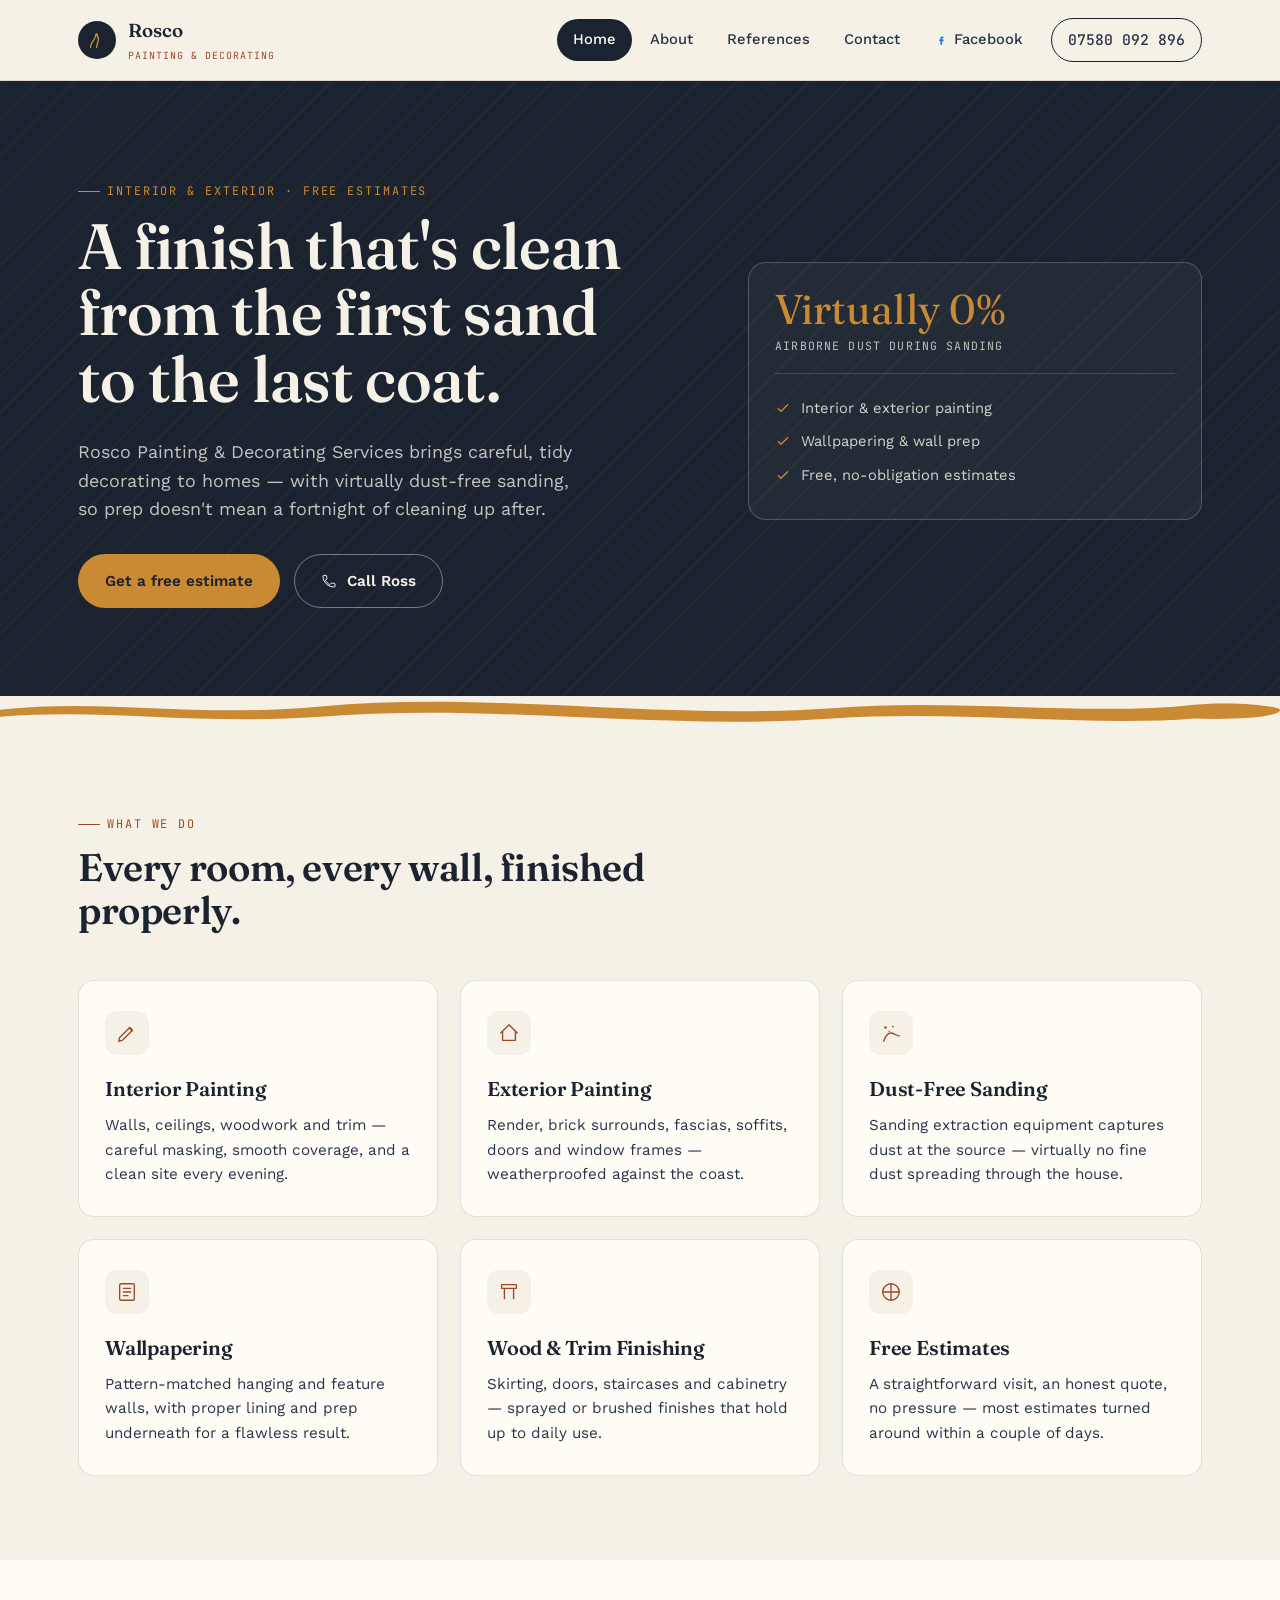
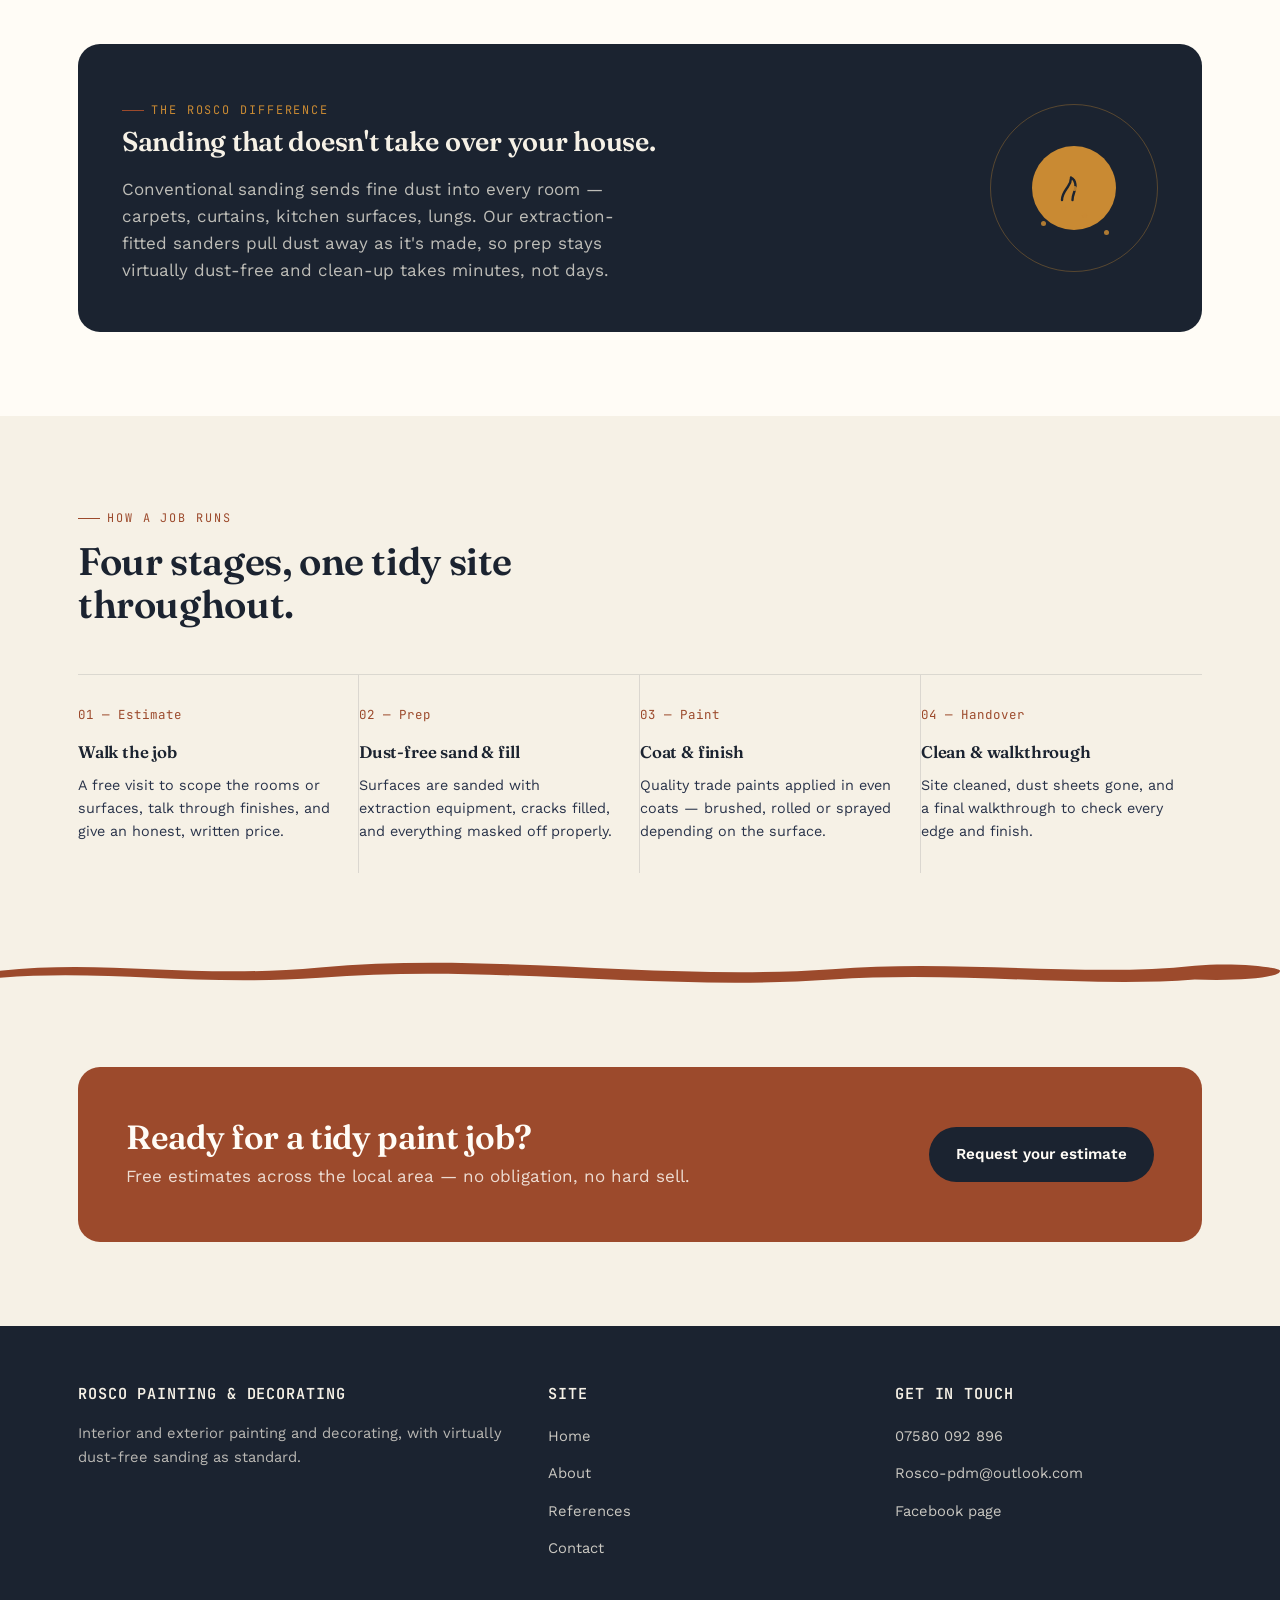
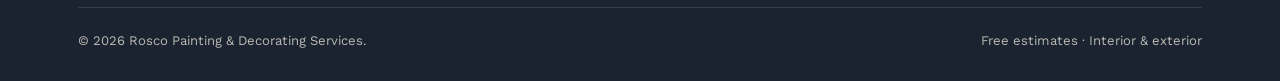
<file: index.html>
<!doctype html>
<html lang="en-GB">
<head>
<meta charset="UTF-8">
<meta name="viewport" content="width=device-width, initial-scale=1.0">
<title>Rosco Painting &amp; Decorating Services — Interior &amp; Exterior, Virtually Dust-Free</title>
<meta name="description" content="Interior and exterior painting and decorating with virtually dust-free sanding. Free estimates. Call Ross on 07580 092 896.">
<meta name="theme-color" content="#1B2330">
<!-- APTO PLACEHOLDER: if Rosco gets a custom domain, replace https://rosco-painting.netlify.app in canonical/og tags, JSON-LD, robots.txt and sitemap.xml -->
<link rel="canonical" href="https://rosco-painting.netlify.app/">
<link rel="icon" href="/favicon.svg" type="image/svg+xml">
<link rel="icon" href="/favicon-32.png" sizes="32x32" type="image/png">
<link rel="apple-touch-icon" href="/apple-touch-icon.png">
<meta property="og:type" content="website">
<meta property="og:locale" content="en_GB">
<meta property="og:site_name" content="Rosco Painting &amp; Decorating Services">
<meta property="og:title" content="Rosco Painting &amp; Decorating Services — Interior &amp; Exterior, Virtually Dust-Free">
<meta property="og:description" content="Rosco Painting &amp; Decorating Services: interior and exterior decorating with virtually dust-free sanding. Free estimates.">
<meta property="og:url" content="https://rosco-painting.netlify.app/">
<meta property="og:image" content="https://rosco-painting.netlify.app/og-image.jpg">
<meta property="og:image:width" content="1200">
<meta property="og:image:height" content="630">
<meta name="twitter:card" content="summary_large_image">
<script type="application/ld+json">
{
  "@context": "https://schema.org",
  "@type": "HousePainter",
  "name": "Rosco Painting & Decorating Services",
  "description": "Interior and exterior painting and decorating with virtually dust-free sanding. Free, no-obligation estimates.",
  "url": "https://rosco-painting.netlify.app/",
  "image": "https://rosco-painting.netlify.app/og-image.jpg",
  "logo": "https://rosco-painting.netlify.app/apple-touch-icon.png",
  "telephone": "+447580092896",
  "email": "Rosco-pdm@outlook.com",
  "sameAs": ["https://www.facebook.com/Roscopdm"],
  "openingHoursSpecification": [{ "@type": "OpeningHoursSpecification", "dayOfWeek": ["Monday","Tuesday","Wednesday","Thursday","Friday"], "opens": "08:00", "closes": "17:00" }]
}
</script>
<!-- APTO PLACEHOLDER: add "address" (town/county) and "areaServed" (towns covered) to the JSON-LD above once Ross confirms his service area. -->
<link rel="preconnect" href="https://fonts.googleapis.com">
<link rel="preconnect" href="https://fonts.gstatic.com" crossorigin>
<link href="https://fonts.googleapis.com/css2?family=Fraunces:opsz,wght@9..144,460;9..144,560;9..144,640&family=Work+Sans:wght@400;500;600;700&family=JetBrains+Mono:wght@400;500&display=swap" rel="stylesheet">
<link rel="stylesheet" href="style.css">
</head>
<body>
<a class="skip-link" href="#main">Skip to content</a>

<header class="site-header">
  <div class="wrap">
    <a href="index.html" class="brand" aria-label="Rosco Painting &amp; Decorating, home">
      <span class="brand-mark">
        <svg viewBox="0 0 24 24" fill="none" xmlns="http://www.w3.org/2000/svg"><path d="M4 20c0-4 2-6 4-9 1.5-2 2-4 2-6 2 1 3 3 3 6 0 3-2 5-2 9" stroke="#C98A33" stroke-width="1.6" stroke-linecap="round" stroke-linejoin="round"/><circle cx="11" cy="5" r="1.4" fill="#C98A33"/></svg>
      </span>
      <span>Rosco<br><small>Painting &amp; Decorating</small></span>
    </a>
    <button class="menu-toggle" type="button" aria-label="Open menu" aria-expanded="false" aria-controls="primary-nav"><span></span></button>
    <nav class="primary-nav" id="primary-nav" aria-label="Main">
      <a href="index.html" class="active" aria-current="page">Home</a>
      <a href="about.html">About</a>
      <a href="references.html">References</a>
      <a href="contact.html">Contact</a>
      <a href="https://www.facebook.com/Roscopdm" target="_blank" rel="noopener" class="fb-link-nav" aria-label="Facebook (opens in a new tab)">
        <svg width="14" height="14" viewBox="0 0 24 24" fill="#1877F2"><path d="M14 9h2V6h-2c-2 0-3 1.2-3 3v2H9v3h2v6h3v-6h2.2l.5-3H14V9z"/></svg>
        Facebook
      </a>
      <a href="tel:07580092896" class="nav-call">07580 092 896</a>
    </nav>
  </div>
</header>

<main id="main">

<section class="hero">
  <div class="wrap">
    <div>
      <p class="eyebrow">Interior &amp; Exterior · Free Estimates</p>
      <h1>A finish that's clean<br>from the first sand<br>to the last coat.</h1>
      <p class="lede">Rosco Painting &amp; Decorating Services brings careful, tidy decorating to homes — with virtually dust-free sanding, so prep doesn't mean a fortnight of cleaning up after.</p>
      <div class="hero-actions">
        <a href="contact.html" class="btn btn-primary">Get a free estimate</a>
        <a href="tel:07580092896" class="btn btn-ghost">
          <svg width="16" height="16" viewBox="0 0 24 24" fill="none"><path d="M6.6 10.8c1.4 2.8 3.8 5.2 6.6 6.6l2.2-2.2c.3-.3.7-.4 1-.2 1.1.4 2.3.6 3.6.6.6 0 1 .4 1 1V20c0 .6-.4 1-1 1C10.4 21 3 13.6 3 4.6c0-.6.4-1 1-1h3.4c.6 0 1 .4 1 1 0 1.3.2 2.5.6 3.6.1.4 0 .8-.2 1L6.6 10.8z" stroke="currentColor" stroke-width="1.5"/></svg>
          Call Ross
        </a>
      </div>
    </div>

    <div class="hero-badge">
      <div class="stat">Virtually&nbsp;0%</div>
      <div class="stat-label">Airborne dust during sanding</div>
      <hr>
      <ul>
        <li>
          <svg width="16" height="16" viewBox="0 0 24 24" fill="none"><path d="M5 13l4 4L19 7" stroke="#C98A33" stroke-width="2" stroke-linecap="round" stroke-linejoin="round"/></svg>
          Interior &amp; exterior painting
        </li>
        <li>
          <svg width="16" height="16" viewBox="0 0 24 24" fill="none"><path d="M5 13l4 4L19 7" stroke="#C98A33" stroke-width="2" stroke-linecap="round" stroke-linejoin="round"/></svg>
          Wallpapering &amp; wall prep
        </li>
        <li>
          <svg width="16" height="16" viewBox="0 0 24 24" fill="none"><path d="M5 13l4 4L19 7" stroke="#C98A33" stroke-width="2" stroke-linecap="round" stroke-linejoin="round"/></svg>
          Free, no-obligation estimates
        </li>
      </ul>
    </div>
  </div>
</section>

<div class="brush-divider" aria-hidden="true"><svg viewBox="0 0 600 30" preserveAspectRatio="none"><path d="M0,16 C50,2 90,26 150,12 C230,-6 310,28 390,14 C450,2 510,24 560,10 C580,6 600,12 600,16 C600,24 580,28 560,26 C510,36 450,16 390,26 C310,40 230,8 150,24 C90,34 50,14 0,24 Z"/></svg></div>

<section class="section-cream">
  <div class="wrap">
    <div class="section-head">
      <p class="eyebrow">What we do</p>
      <h2>Every room, every wall, finished properly.</h2>
    </div>
    <div class="services-grid">
      <div class="service-card">
        <div class="icon"><svg width="22" height="22" viewBox="0 0 24 24" fill="none"><path d="M3 21l4-1 11-11-3-3L4 17l-1 4z" stroke="#9C4A2C" stroke-width="1.5" stroke-linejoin="round"/><path d="M14 6l4 4" stroke="#9C4A2C" stroke-width="1.5"/></svg></div>
        <h3>Interior Painting</h3>
        <p>Walls, ceilings, woodwork and trim — careful masking, smooth coverage, and a clean site every evening.</p>
      </div>
      <div class="service-card">
        <div class="icon"><svg width="22" height="22" viewBox="0 0 24 24" fill="none"><path d="M3 12l9-9 9 9" stroke="#9C4A2C" stroke-width="1.5" stroke-linecap="round" stroke-linejoin="round"/><path d="M5 10v10h14V10" stroke="#9C4A2C" stroke-width="1.5" stroke-linejoin="round"/></svg></div>
        <h3>Exterior Painting</h3>
        <p>Render, brick surrounds, fascias, soffits, doors and window frames — weatherproofed against the coast.</p>
      </div>
      <div class="service-card">
        <div class="icon"><svg width="22" height="22" viewBox="0 0 24 24" fill="none"><circle cx="6" cy="6" r="1.4" fill="#9C4A2C"/><circle cx="14" cy="5" r="1" fill="#9C4A2C"/><circle cx="10" cy="10" r="0.8" fill="#9C4A2C"/><path d="M4 21c2-6 4-9 8-9s7 4 9 3" stroke="#9C4A2C" stroke-width="1.5" stroke-linecap="round"/></svg></div>
        <h3>Dust-Free Sanding</h3>
        <p>Sanding extraction equipment captures dust at the source — virtually no fine dust spreading through the house.</p>
      </div>
      <div class="service-card">
        <div class="icon"><svg width="22" height="22" viewBox="0 0 24 24" fill="none"><rect x="4" y="3" width="16" height="18" rx="1.5" stroke="#9C4A2C" stroke-width="1.5"/><path d="M8 8h8M8 12h8M8 16h5" stroke="#9C4A2C" stroke-width="1.5" stroke-linecap="round"/></svg></div>
        <h3>Wallpapering</h3>
        <p>Pattern-matched hanging and feature walls, with proper lining and prep underneath for a flawless result.</p>
      </div>
      <div class="service-card">
        <div class="icon"><svg width="22" height="22" viewBox="0 0 24 24" fill="none"><path d="M4 4h16v4H4z" stroke="#9C4A2C" stroke-width="1.5" stroke-linejoin="round"/><path d="M7 8v12M17 8v12" stroke="#9C4A2C" stroke-width="1.5"/></svg></div>
        <h3>Wood &amp; Trim Finishing</h3>
        <p>Skirting, doors, staircases and cabinetry — sprayed or brushed finishes that hold up to daily use.</p>
      </div>
      <div class="service-card">
        <div class="icon"><svg width="22" height="22" viewBox="0 0 24 24" fill="none"><path d="M12 3v18M3 12h18" stroke="#9C4A2C" stroke-width="1.5" stroke-linecap="round"/><circle cx="12" cy="12" r="9" stroke="#9C4A2C" stroke-width="1.5"/></svg></div>
        <h3>Free Estimates</h3>
        <p>A straightforward visit, an honest quote, no pressure — most estimates turned around within a couple of days.</p>
      </div>
    </div>
  </div>
</section>

<section class="section-paper">
  <div class="wrap">
    <div class="dust-feature">
      <div>
        <p class="eyebrow" style="color:#C98A33;">The Rosco difference</p>
        <h3>Sanding that doesn't take over your house.</h3>
        <p>Conventional sanding sends fine dust into every room — carpets, curtains, kitchen surfaces, lungs. Our extraction-fitted sanders pull dust away as it's made, so prep stays virtually dust-free and clean-up takes minutes, not days.</p>
      </div>
      <div class="dust-stage" aria-hidden="true">
        <div class="mote"></div><div class="mote"></div><div class="mote"></div><div class="mote"></div><div class="mote"></div>
        <div class="core">
          <svg viewBox="0 0 24 24" fill="none"><path d="M4 20c0-4 2-6 4-9 1.5-2 2-4 2-6 2 1 3 3 3 6 0 3-2 5-2 9" stroke="#1B2330" stroke-width="1.6" stroke-linecap="round" stroke-linejoin="round"/></svg>
        </div>
      </div>
    </div>
  </div>
</section>

<section class="section-cream">
  <div class="wrap">
    <div class="section-head">
      <p class="eyebrow">How a job runs</p>
      <h2>Four stages, one tidy site throughout.</h2>
    </div>
    <div class="process">
      <div class="process-step">
        <span class="num">01 — Estimate</span>
        <h3>Walk the job</h3>
        <p>A free visit to scope the rooms or surfaces, talk through finishes, and give an honest, written price.</p>
      </div>
      <div class="process-step">
        <span class="num">02 — Prep</span>
        <h3>Dust-free sand &amp; fill</h3>
        <p>Surfaces are sanded with extraction equipment, cracks filled, and everything masked off properly.</p>
      </div>
      <div class="process-step">
        <span class="num">03 — Paint</span>
        <h3>Coat &amp; finish</h3>
        <p>Quality trade paints applied in even coats — brushed, rolled or sprayed depending on the surface.</p>
      </div>
      <div class="process-step">
        <span class="num">04 — Handover</span>
        <h3>Clean &amp; walkthrough</h3>
        <p>Site cleaned, dust sheets gone, and a final walkthrough to check every edge and finish.</p>
      </div>
    </div>
  </div>
</section>

<div class="brush-divider rust" aria-hidden="true"><svg viewBox="0 0 600 30" preserveAspectRatio="none"><path d="M0,16 C50,2 90,26 150,12 C230,-6 310,28 390,14 C450,2 510,24 560,10 C580,6 600,12 600,16 C600,24 580,28 560,26 C510,36 450,16 390,26 C310,40 230,8 150,24 C90,34 50,14 0,24 Z"/></svg></div>

<section class="section-cream">
  <div class="wrap">
    <div class="cta-band">
      <div>
        <h2>Ready for a tidy paint job?</h2>
        <p>Free estimates across the local area — no obligation, no hard sell.</p>
      </div>
      <a href="contact.html" class="btn btn-dark">Request your estimate</a>
    </div>
  </div>
</section>

</main>

<footer class="site-footer">
  <div class="wrap">
    <div class="footer-grid">
      <div>
        <h3>Rosco Painting &amp; Decorating</h3>
        <p>Interior and exterior painting and decorating, with virtually dust-free sanding as standard.</p>
      </div>
      <div>
        <h3>Site</h3>
        <ul class="footer-links">
          <li><a href="index.html">Home</a></li>
          <li><a href="about.html">About</a></li>
          <li><a href="references.html">References</a></li>
          <li><a href="contact.html">Contact</a></li>
        </ul>
      </div>
      <div>
        <h3>Get in touch</h3>
        <ul class="footer-links">
          <li><a href="tel:07580092896">07580 092 896</a></li>
          <li><a href="mailto:Rosco-pdm@outlook.com">Rosco-pdm@outlook.com</a></li>
          <li><a href="https://www.facebook.com/Roscopdm" target="_blank" rel="noopener">Facebook page</a></li>
        </ul>
      </div>
    </div>
    <div class="footer-bottom">
      <span>© <span id="year">2026</span> Rosco Painting &amp; Decorating Services.</span>
      <span>Free estimates · Interior &amp; exterior</span>
    </div>
  </div>
</footer>

<script src="script.js"></script>
</body>
</html>
</file>
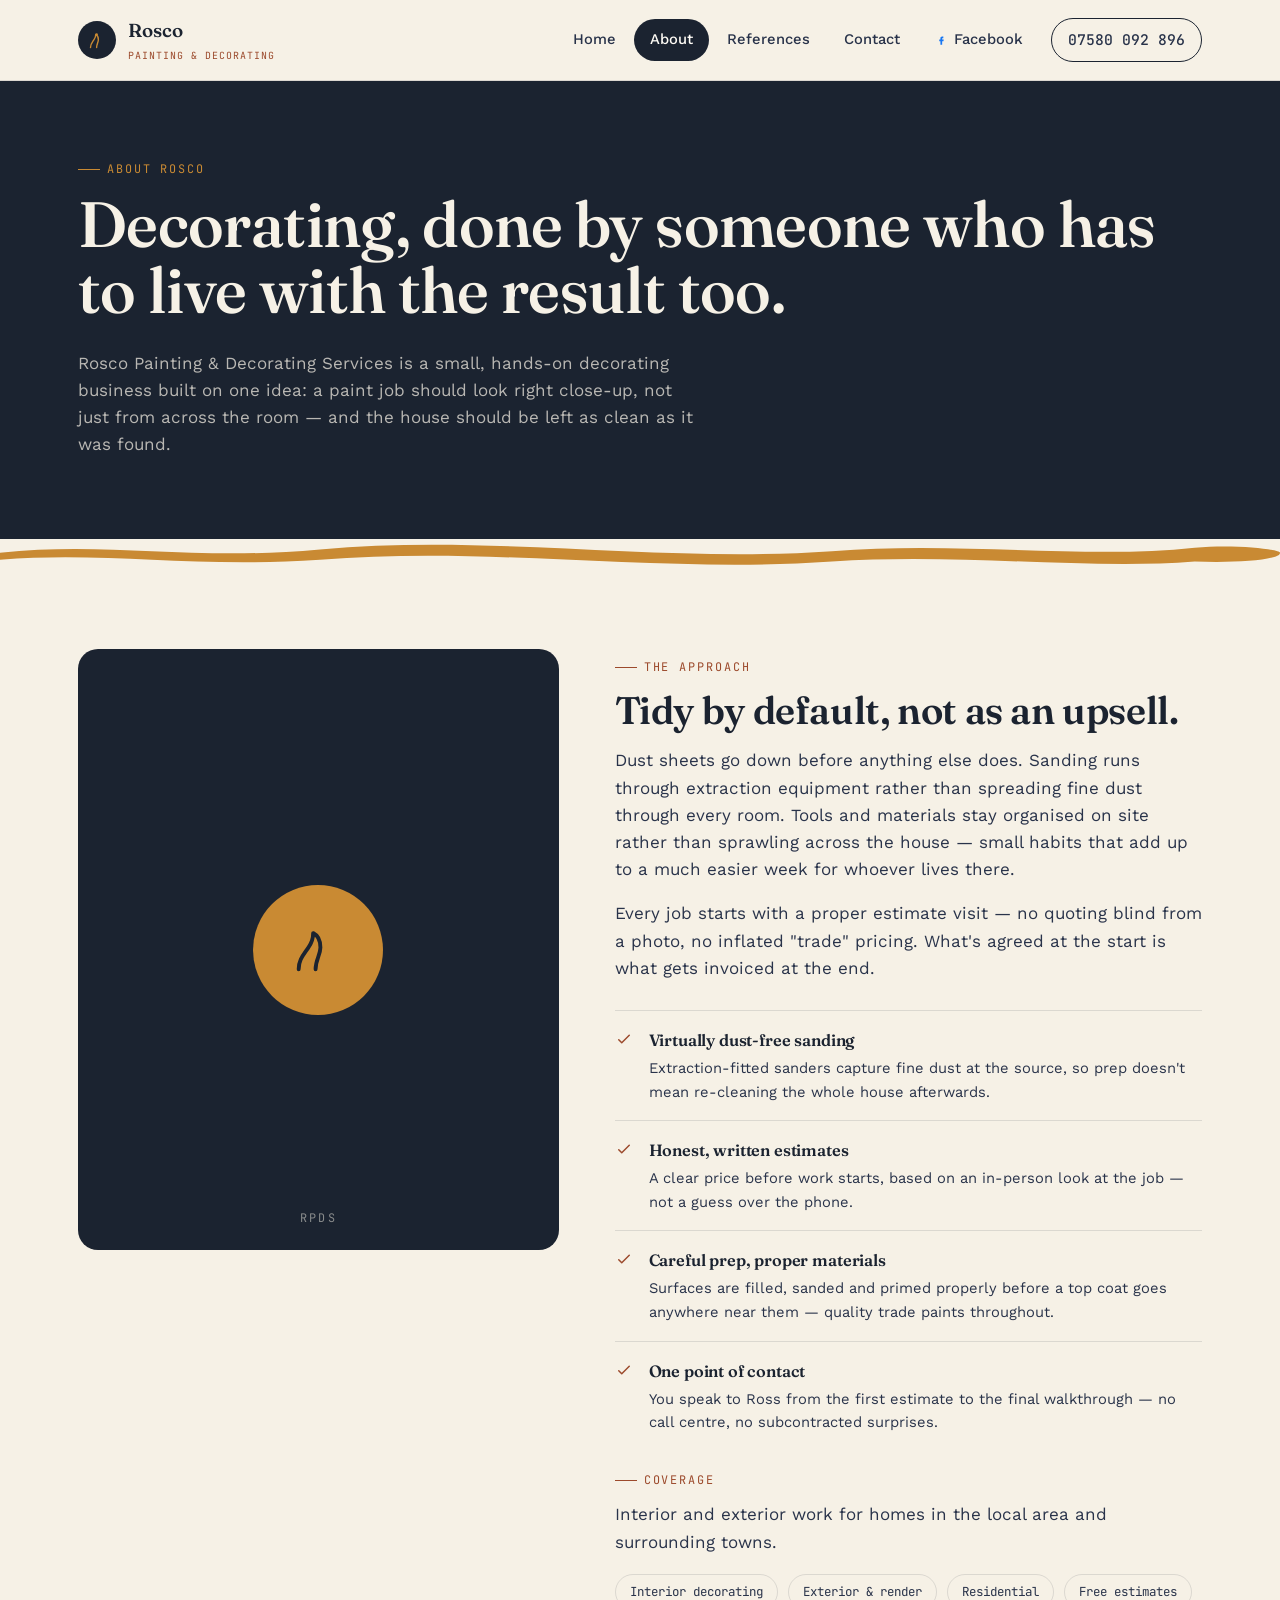
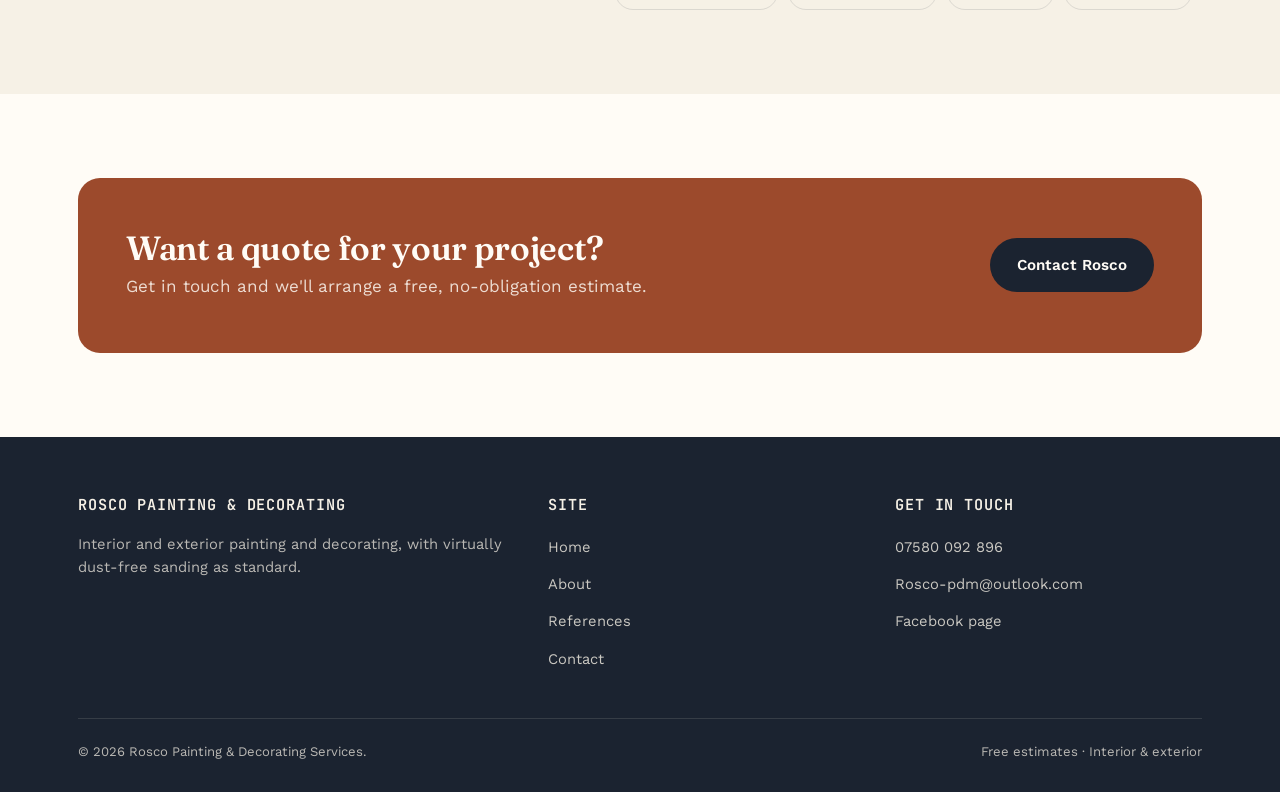
<file: about.html>
<!doctype html>
<html lang="en-GB">
<head>
<meta charset="UTF-8">
<meta name="viewport" content="width=device-width, initial-scale=1.0">
<title>About — Rosco Painting &amp; Decorating Services</title>
<meta name="description" content="Local painter and decorator specialising in tidy, dust-free interior and exterior work. Free estimates.">
<meta name="theme-color" content="#1B2330">
<!-- APTO PLACEHOLDER: if Rosco gets a custom domain, replace https://rosco-painting.netlify.app in canonical/og tags, JSON-LD, robots.txt and sitemap.xml -->
<link rel="canonical" href="https://rosco-painting.netlify.app/about">
<link rel="icon" href="/favicon.svg" type="image/svg+xml">
<link rel="icon" href="/favicon-32.png" sizes="32x32" type="image/png">
<link rel="apple-touch-icon" href="/apple-touch-icon.png">
<meta property="og:type" content="website">
<meta property="og:locale" content="en_GB">
<meta property="og:site_name" content="Rosco Painting &amp; Decorating Services">
<meta property="og:title" content="About — Rosco Painting &amp; Decorating Services">
<meta property="og:description" content="About Rosco Painting &amp; Decorating Services: tidy, hands-on interior and exterior decorating.">
<meta property="og:url" content="https://rosco-painting.netlify.app/about">
<meta property="og:image" content="https://rosco-painting.netlify.app/og-image.jpg">
<meta property="og:image:width" content="1200">
<meta property="og:image:height" content="630">
<meta name="twitter:card" content="summary_large_image">
<link rel="preconnect" href="https://fonts.googleapis.com">
<link rel="preconnect" href="https://fonts.gstatic.com" crossorigin>
<link href="https://fonts.googleapis.com/css2?family=Fraunces:opsz,wght@9..144,460;9..144,560;9..144,640&family=Work+Sans:wght@400;500;600;700&family=JetBrains+Mono:wght@400;500&display=swap" rel="stylesheet">
<link rel="stylesheet" href="style.css">
</head>
<body>
<a class="skip-link" href="#main">Skip to content</a>

<header class="site-header">
  <div class="wrap">
    <a href="index.html" class="brand" aria-label="Rosco Painting &amp; Decorating, home">
      <span class="brand-mark">
        <svg viewBox="0 0 24 24" fill="none" xmlns="http://www.w3.org/2000/svg"><path d="M4 20c0-4 2-6 4-9 1.5-2 2-4 2-6 2 1 3 3 3 6 0 3-2 5-2 9" stroke="#C98A33" stroke-width="1.6" stroke-linecap="round" stroke-linejoin="round"/><circle cx="11" cy="5" r="1.4" fill="#C98A33"/></svg>
      </span>
      <span>Rosco<br><small>Painting &amp; Decorating</small></span>
    </a>
    <button class="menu-toggle" type="button" aria-label="Open menu" aria-expanded="false" aria-controls="primary-nav"><span></span></button>
    <nav class="primary-nav" id="primary-nav" aria-label="Main">
      <a href="index.html">Home</a>
      <a href="about.html" class="active" aria-current="page">About</a>
      <a href="references.html">References</a>
      <a href="contact.html">Contact</a>
      <a href="https://www.facebook.com/Roscopdm" target="_blank" rel="noopener" class="fb-link-nav" aria-label="Facebook (opens in a new tab)">
        <svg width="14" height="14" viewBox="0 0 24 24" fill="#1877F2"><path d="M14 9h2V6h-2c-2 0-3 1.2-3 3v2H9v3h2v6h3v-6h2.2l.5-3H14V9z"/></svg>
        Facebook
      </a>
      <a href="tel:07580092896" class="nav-call">07580 092 896</a>
    </nav>
  </div>
</header>

<main id="main">

<section class="page-intro">
  <div class="wrap">
    <p class="eyebrow">About Rosco</p>
    <h1>Decorating, done by someone who has to live with the result too.</h1>
    <p>Rosco Painting &amp; Decorating Services is a small, hands-on decorating business built on one idea: a paint job should look right close-up, not just from across the room — and the house should be left as clean as it was found.</p>
  </div>
</section>

<div class="brush-divider" aria-hidden="true"><svg viewBox="0 0 600 30" preserveAspectRatio="none"><path d="M0,16 C50,2 90,26 150,12 C230,-6 310,28 390,14 C450,2 510,24 560,10 C580,6 600,12 600,16 C600,24 580,28 560,26 C510,36 450,16 390,26 C310,40 230,8 150,24 C90,34 50,14 0,24 Z"/></svg></div>

<section class="section-cream">
  <div class="wrap">
    <div class="about-grid">
      <!-- APTO PLACEHOLDER: this panel is a logo graphic. A real photo of Ross at work would build more trust;
           drop it in as <img src="images/ross.jpg" alt="Ross from Rosco Painting & Decorating"> inside .about-portrait. -->
      <div class="about-portrait" aria-hidden="true">
        <div class="ring">
          <svg viewBox="0 0 24 24" fill="none"><path d="M4 20c0-4 2-6 4-9 1.5-2 2-4 2-6 2 1 3 3 3 6 0 3-2 5-2 9" stroke="#1B2330" stroke-width="1.6" stroke-linecap="round" stroke-linejoin="round"/></svg>
        </div>
      </div>

      <div>
        <p class="eyebrow">The approach</p>
        <h2>Tidy by default, not as an upsell.</h2>
        <p>Dust sheets go down before anything else does. Sanding runs through extraction equipment rather than spreading fine dust through every room. Tools and materials stay organised on site rather than sprawling across the house — small habits that add up to a much easier week for whoever lives there.</p>
        <p>Every job starts with a proper estimate visit — no quoting blind from a photo, no inflated "trade" pricing. What's agreed at the start is what gets invoiced at the end.</p>

        <ul class="values-list">
          <li>
            <svg width="18" height="18" viewBox="0 0 24 24" fill="none"><path d="M5 13l4 4L19 7" stroke="currentColor" stroke-width="2" stroke-linecap="round" stroke-linejoin="round"/></svg>
            <div>
              <h3>Virtually dust-free sanding</h3>
              <p>Extraction-fitted sanders capture fine dust at the source, so prep doesn't mean re-cleaning the whole house afterwards.</p>
            </div>
          </li>
          <li>
            <svg width="18" height="18" viewBox="0 0 24 24" fill="none"><path d="M5 13l4 4L19 7" stroke="currentColor" stroke-width="2" stroke-linecap="round" stroke-linejoin="round"/></svg>
            <div>
              <h3>Honest, written estimates</h3>
              <p>A clear price before work starts, based on an in-person look at the job — not a guess over the phone.</p>
            </div>
          </li>
          <li>
            <svg width="18" height="18" viewBox="0 0 24 24" fill="none"><path d="M5 13l4 4L19 7" stroke="currentColor" stroke-width="2" stroke-linecap="round" stroke-linejoin="round"/></svg>
            <div>
              <h3>Careful prep, proper materials</h3>
              <p>Surfaces are filled, sanded and primed properly before a top coat goes anywhere near them — quality trade paints throughout.</p>
            </div>
          </li>
          <li>
            <svg width="18" height="18" viewBox="0 0 24 24" fill="none"><path d="M5 13l4 4L19 7" stroke="currentColor" stroke-width="2" stroke-linecap="round" stroke-linejoin="round"/></svg>
            <div>
              <h3>One point of contact</h3>
              <p>You speak to Ross from the first estimate to the final walkthrough — no call centre, no subcontracted surprises.</p>
            </div>
          </li>
        </ul>

        <p class="eyebrow" style="margin-top:36px;">Coverage</p>
        <!-- APTO PLACEHOLDER: name the actual town(s) and areas Ross covers here (and on the contact page); the site never says where Rosco is based. -->
        <p>Interior and exterior work for homes in the local area and surrounding towns.</p>
        <div class="area-tags">
          <span>Interior decorating</span>
          <span>Exterior &amp; render</span>
          <span>Residential</span>
          <span>Free estimates</span>
        </div>
      </div>
    </div>
  </div>
</section>

<section class="section-paper">
  <div class="wrap">
    <div class="cta-band">
      <div>
        <h2>Want a quote for your project?</h2>
        <p>Get in touch and we'll arrange a free, no-obligation estimate.</p>
      </div>
      <a href="contact.html" class="btn btn-dark">Contact Rosco</a>
    </div>
  </div>
</section>

</main>

<footer class="site-footer">
  <div class="wrap">
    <div class="footer-grid">
      <div>
        <h3>Rosco Painting &amp; Decorating</h3>
        <p>Interior and exterior painting and decorating, with virtually dust-free sanding as standard.</p>
      </div>
      <div>
        <h3>Site</h3>
        <ul class="footer-links">
          <li><a href="index.html">Home</a></li>
          <li><a href="about.html">About</a></li>
          <li><a href="references.html">References</a></li>
          <li><a href="contact.html">Contact</a></li>
        </ul>
      </div>
      <div>
        <h3>Get in touch</h3>
        <ul class="footer-links">
          <li><a href="tel:07580092896">07580 092 896</a></li>
          <li><a href="mailto:Rosco-pdm@outlook.com">Rosco-pdm@outlook.com</a></li>
          <li><a href="https://www.facebook.com/Roscopdm" target="_blank" rel="noopener">Facebook page</a></li>
        </ul>
      </div>
    </div>
    <div class="footer-bottom">
      <span>© <span id="year">2026</span> Rosco Painting &amp; Decorating Services.</span>
      <span>Free estimates · Interior &amp; exterior</span>
    </div>
  </div>
</footer>

<script src="script.js"></script>
</body>
</html>
</file>
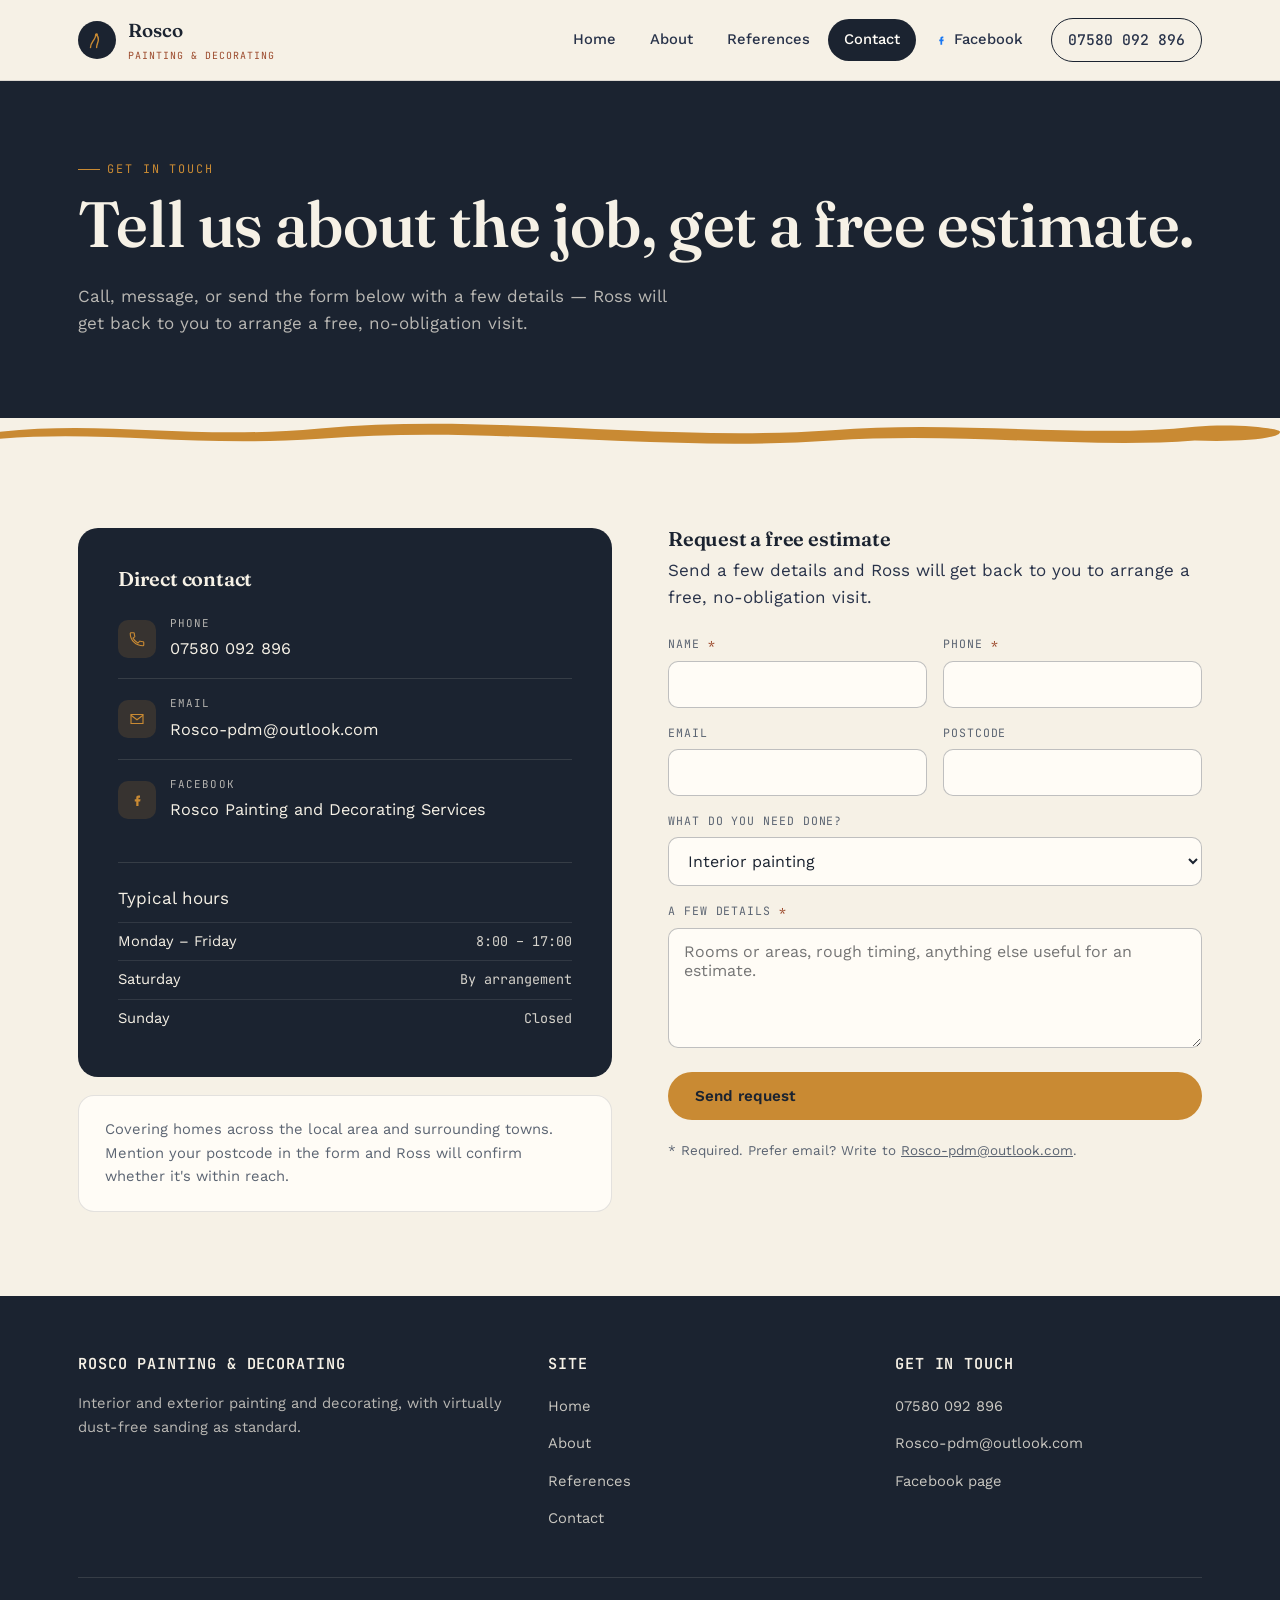
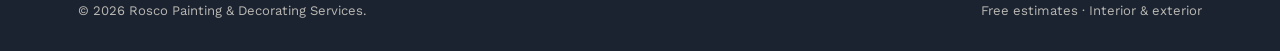
<file: contact.html>
<!doctype html>
<html lang="en-GB">
<head>
<meta charset="UTF-8">
<meta name="viewport" content="width=device-width, initial-scale=1.0">
<title>Contact — Rosco Painting &amp; Decorating Services</title>
<meta name="description" content="Get a free estimate from Rosco Painting & Decorating Services. Call 07580 092 896 or email Rosco-pdm@outlook.com.">
<meta name="theme-color" content="#1B2330">
<!-- APTO PLACEHOLDER: if Rosco gets a custom domain, replace https://rosco-painting.netlify.app in canonical/og tags, JSON-LD, robots.txt and sitemap.xml -->
<link rel="canonical" href="https://rosco-painting.netlify.app/contact">
<link rel="icon" href="/favicon.svg" type="image/svg+xml">
<link rel="icon" href="/favicon-32.png" sizes="32x32" type="image/png">
<link rel="apple-touch-icon" href="/apple-touch-icon.png">
<meta property="og:type" content="website">
<meta property="og:locale" content="en_GB">
<meta property="og:site_name" content="Rosco Painting &amp; Decorating Services">
<meta property="og:title" content="Contact — Rosco Painting &amp; Decorating Services">
<meta property="og:description" content="Get a free, no-obligation estimate from Rosco Painting &amp; Decorating Services.">
<meta property="og:url" content="https://rosco-painting.netlify.app/contact">
<meta property="og:image" content="https://rosco-painting.netlify.app/og-image.jpg">
<meta property="og:image:width" content="1200">
<meta property="og:image:height" content="630">
<meta name="twitter:card" content="summary_large_image">
<link rel="preconnect" href="https://fonts.googleapis.com">
<link rel="preconnect" href="https://fonts.gstatic.com" crossorigin>
<link href="https://fonts.googleapis.com/css2?family=Fraunces:opsz,wght@9..144,460;9..144,560;9..144,640&family=Work+Sans:wght@400;500;600;700&family=JetBrains+Mono:wght@400;500&display=swap" rel="stylesheet">
<link rel="stylesheet" href="style.css">
</head>
<body>
<a class="skip-link" href="#main">Skip to content</a>

<header class="site-header">
  <div class="wrap">
    <a href="index.html" class="brand" aria-label="Rosco Painting &amp; Decorating, home">
      <span class="brand-mark">
        <svg viewBox="0 0 24 24" fill="none" xmlns="http://www.w3.org/2000/svg"><path d="M4 20c0-4 2-6 4-9 1.5-2 2-4 2-6 2 1 3 3 3 6 0 3-2 5-2 9" stroke="#C98A33" stroke-width="1.6" stroke-linecap="round" stroke-linejoin="round"/><circle cx="11" cy="5" r="1.4" fill="#C98A33"/></svg>
      </span>
      <span>Rosco<br><small>Painting &amp; Decorating</small></span>
    </a>
    <button class="menu-toggle" type="button" aria-label="Open menu" aria-expanded="false" aria-controls="primary-nav"><span></span></button>
    <nav class="primary-nav" id="primary-nav" aria-label="Main">
      <a href="index.html">Home</a>
      <a href="about.html">About</a>
      <a href="references.html">References</a>
      <a href="contact.html" class="active" aria-current="page">Contact</a>
      <a href="https://www.facebook.com/Roscopdm" target="_blank" rel="noopener" class="fb-link-nav" aria-label="Facebook (opens in a new tab)">
        <svg width="14" height="14" viewBox="0 0 24 24" fill="#1877F2"><path d="M14 9h2V6h-2c-2 0-3 1.2-3 3v2H9v3h2v6h3v-6h2.2l.5-3H14V9z"/></svg>
        Facebook
      </a>
      <a href="tel:07580092896" class="nav-call">07580 092 896</a>
    </nav>
  </div>
</header>

<main id="main">

<section class="page-intro">
  <div class="wrap">
    <p class="eyebrow">Get in touch</p>
    <h1>Tell us about the job, get a free estimate.</h1>
    <p>Call, message, or send the form below with a few details — Ross will get back to you to arrange a free, no-obligation visit.</p>
  </div>
</section>

<div class="brush-divider" aria-hidden="true"><svg viewBox="0 0 600 30" preserveAspectRatio="none"><path d="M0,16 C50,2 90,26 150,12 C230,-6 310,28 390,14 C450,2 510,24 560,10 C580,6 600,12 600,16 C600,24 580,28 560,26 C510,36 450,16 390,26 C310,40 230,8 150,24 C90,34 50,14 0,24 Z"/></svg></div>

<section class="section-cream">
  <div class="wrap">
    <div class="contact-grid">

      <div>
        <div class="contact-card">
          <h2 style="font-size:1.25rem;">Direct contact</h2>
          <a href="tel:07580092896" class="contact-row">
            <span class="ic"><svg viewBox="0 0 24 24" fill="none"><path d="M6.6 10.8c1.4 2.8 3.8 5.2 6.6 6.6l2.2-2.2c.3-.3.7-.4 1-.2 1.1.4 2.3.6 3.6.6.6 0 1 .4 1 1V20c0 .6-.4 1-1 1C10.4 21 3 13.6 3 4.6c0-.6.4-1 1-1h3.4c.6 0 1 .4 1 1 0 1.3.2 2.5.6 3.6.1.4 0 .8-.2 1L6.6 10.8z" stroke="currentColor" stroke-width="1.5"/></svg></span>
            <span><span class="label">Phone</span><span class="value">07580 092 896</span></span>
          </a>
          <a href="mailto:Rosco-pdm@outlook.com" class="contact-row">
            <span class="ic"><svg viewBox="0 0 24 24" fill="none"><path d="M4 6h16v12H4z" stroke="currentColor" stroke-width="1.5"/><path d="M4 7l8 6 8-6" stroke="currentColor" stroke-width="1.5"/></svg></span>
            <span><span class="label">Email</span><span class="value">Rosco-pdm@outlook.com</span></span>
          </a>
          <a href="https://www.facebook.com/Roscopdm" class="contact-row" target="_blank" rel="noopener">
            <span class="ic"><svg viewBox="0 0 24 24" fill="none"><path d="M14 9h2V6h-2c-2 0-3 1.2-3 3v2H9v3h2v6h3v-6h2.2l.5-3H14V9z" fill="currentColor"/></svg></span>
            <span><span class="label">Facebook</span><span class="value">Rosco Painting and Decorating Services</span></span>
          </a>

          <hr style="border:none;border-top:1px solid rgba(246,241,230,0.12);margin:22px 0;">

          <span class="label" style="display:block;margin-bottom:10px;">Typical hours</span>
          <table class="hours-table">
            <tr><td>Monday – Friday</td><td>8:00 – 17:00</td></tr>
            <tr><td>Saturday</td><td>By arrangement</td></tr>
            <tr><td>Sunday</td><td>Closed</td></tr>
          </table>
        </div>

        <!-- APTO PLACEHOLDER: replace "the local area" with the real town/areas covered once confirmed. -->
        <div class="map-strip">
          Covering homes across the local area and surrounding towns. Mention your postcode in the form and Ross will confirm whether it's within reach.
        </div>
      </div>

      <div>
        <h2 style="font-size:1.25rem;margin-bottom:6px;">Request a free estimate</h2>
        <p style="margin-bottom:24px;">Send a few details and Ross will get back to you to arrange a free, no-obligation visit.</p>
        <form class="quote-form" name="estimate" method="POST" action="/thanks.html" data-netlify="true" netlify-honeypot="bot-field">
          <input type="hidden" name="form-name" value="estimate">
          <p class="hidden-field" aria-hidden="true"><label>Leave this empty: <input name="bot-field" tabindex="-1" autocomplete="off"></label></p>
          <div class="form-row">
            <div>
              <label for="name">Name <span class="req" aria-hidden="true">*</span></label>
              <input type="text" id="name" name="name" autocomplete="name" required>
            </div>
            <div>
              <label for="phone">Phone <span class="req" aria-hidden="true">*</span></label>
              <input type="tel" id="phone" name="phone" autocomplete="tel" inputmode="tel" required>
            </div>
          </div>
          <div class="form-row">
            <div>
              <label for="email">Email</label>
              <input type="email" id="email" name="email" autocomplete="email">
            </div>
            <div>
              <label for="postcode">Postcode</label>
              <input type="text" id="postcode" name="postcode" autocomplete="postal-code" autocapitalize="characters">
            </div>
          </div>
          <div>
            <label for="service">What do you need done?</label>
            <select id="service" name="service">
              <option>Interior painting</option>
              <option>Exterior painting</option>
              <option>Dust-free sanding &amp; prep</option>
              <option>Wallpapering</option>
              <option>Wood &amp; trim finishing</option>
              <option>Not sure yet</option>
            </select>
          </div>
          <div>
            <label for="message">A few details <span class="req" aria-hidden="true">*</span></label>
            <textarea id="message" name="message" placeholder="Rooms or areas, rough timing, anything else useful for an estimate." required></textarea>
          </div>
          <button type="submit" class="btn btn-primary">Send request</button>
          <div class="form-status" role="status" aria-live="polite"></div>
          <p class="form-note">* Required. Prefer email? Write to <a href="mailto:Rosco-pdm@outlook.com">Rosco-pdm@outlook.com</a>.</p>
        </form>
      </div>

    </div>
  </div>
</section>

</main>

<footer class="site-footer">
  <div class="wrap">
    <div class="footer-grid">
      <div>
        <h3>Rosco Painting &amp; Decorating</h3>
        <p>Interior and exterior painting and decorating, with virtually dust-free sanding as standard.</p>
      </div>
      <div>
        <h3>Site</h3>
        <ul class="footer-links">
          <li><a href="index.html">Home</a></li>
          <li><a href="about.html">About</a></li>
          <li><a href="references.html">References</a></li>
          <li><a href="contact.html">Contact</a></li>
        </ul>
      </div>
      <div>
        <h3>Get in touch</h3>
        <ul class="footer-links">
          <li><a href="tel:07580092896">07580 092 896</a></li>
          <li><a href="mailto:Rosco-pdm@outlook.com">Rosco-pdm@outlook.com</a></li>
          <li><a href="https://www.facebook.com/Roscopdm" target="_blank" rel="noopener">Facebook page</a></li>
        </ul>
      </div>
    </div>
    <div class="footer-bottom">
      <span>© <span id="year">2026</span> Rosco Painting &amp; Decorating Services.</span>
      <span>Free estimates · Interior &amp; exterior</span>
    </div>
  </div>
</footer>

<script src="script.js"></script>
</body>
</html>
</file>
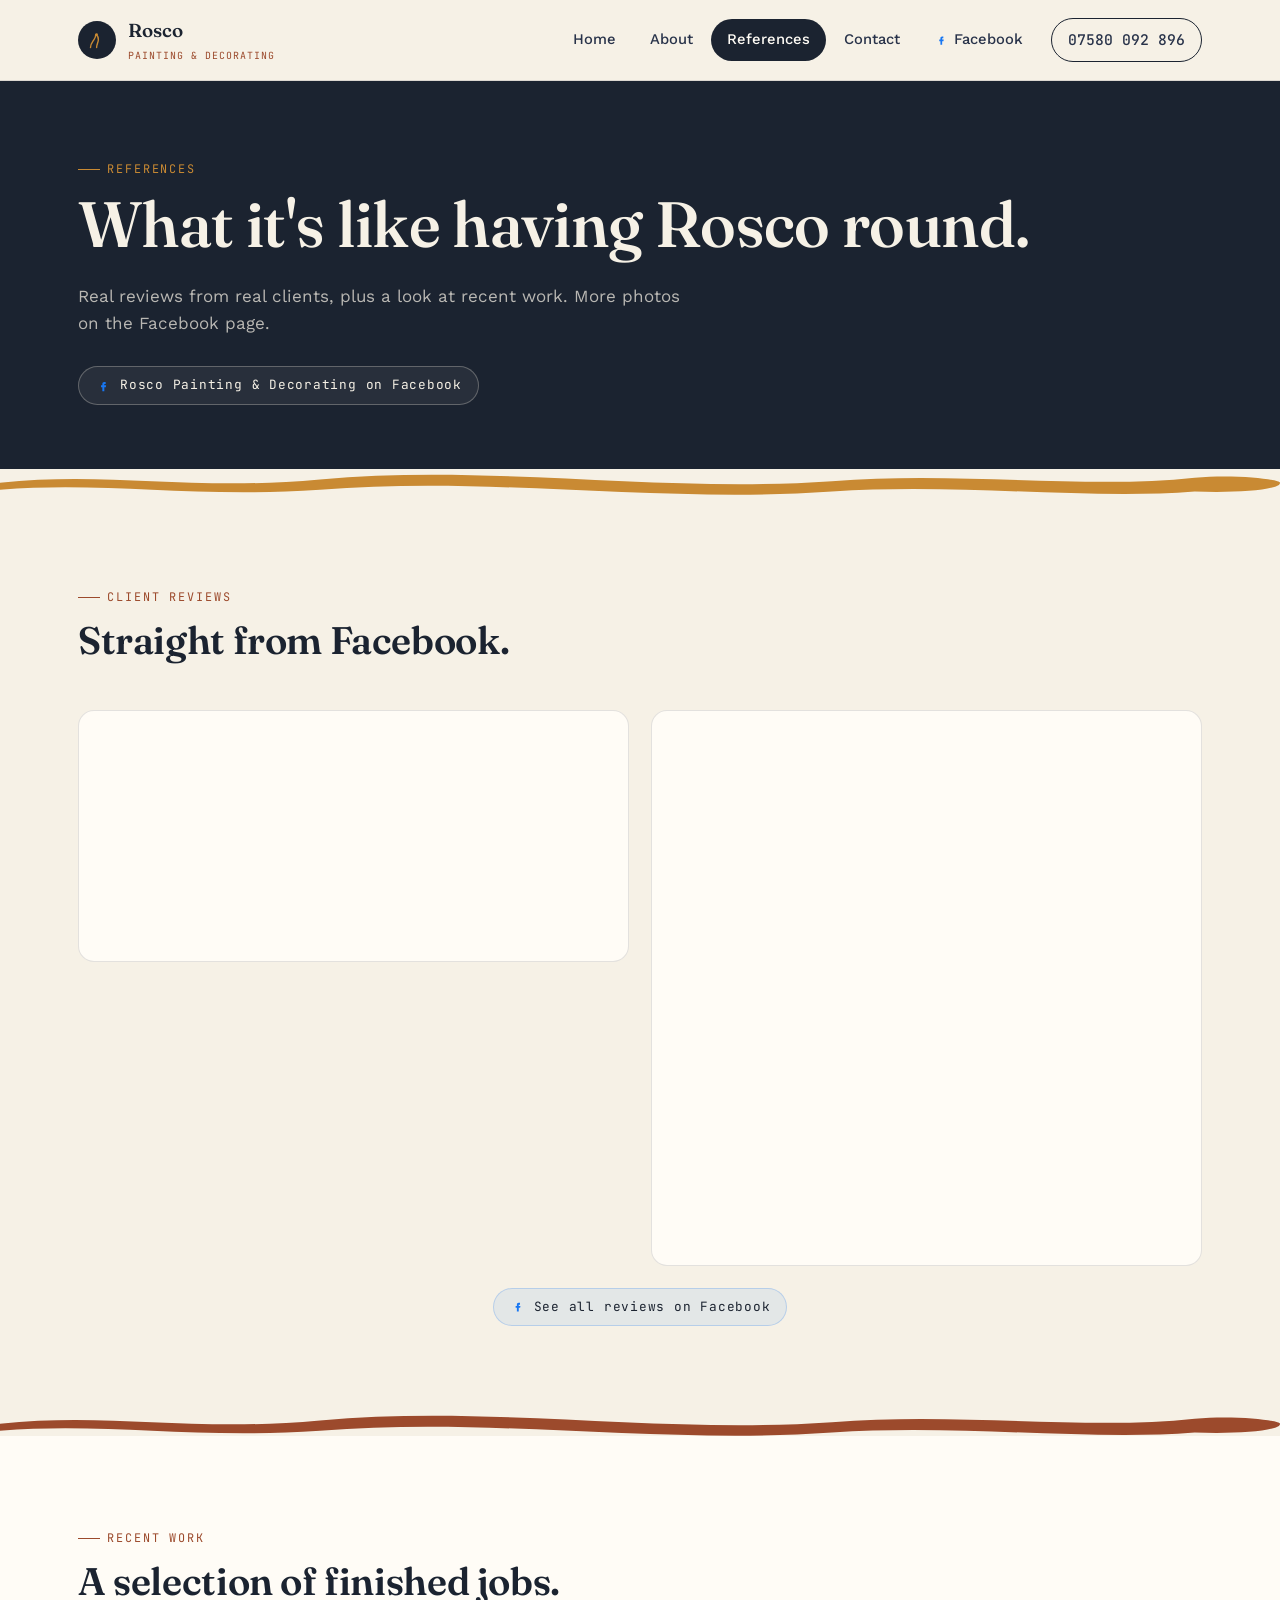
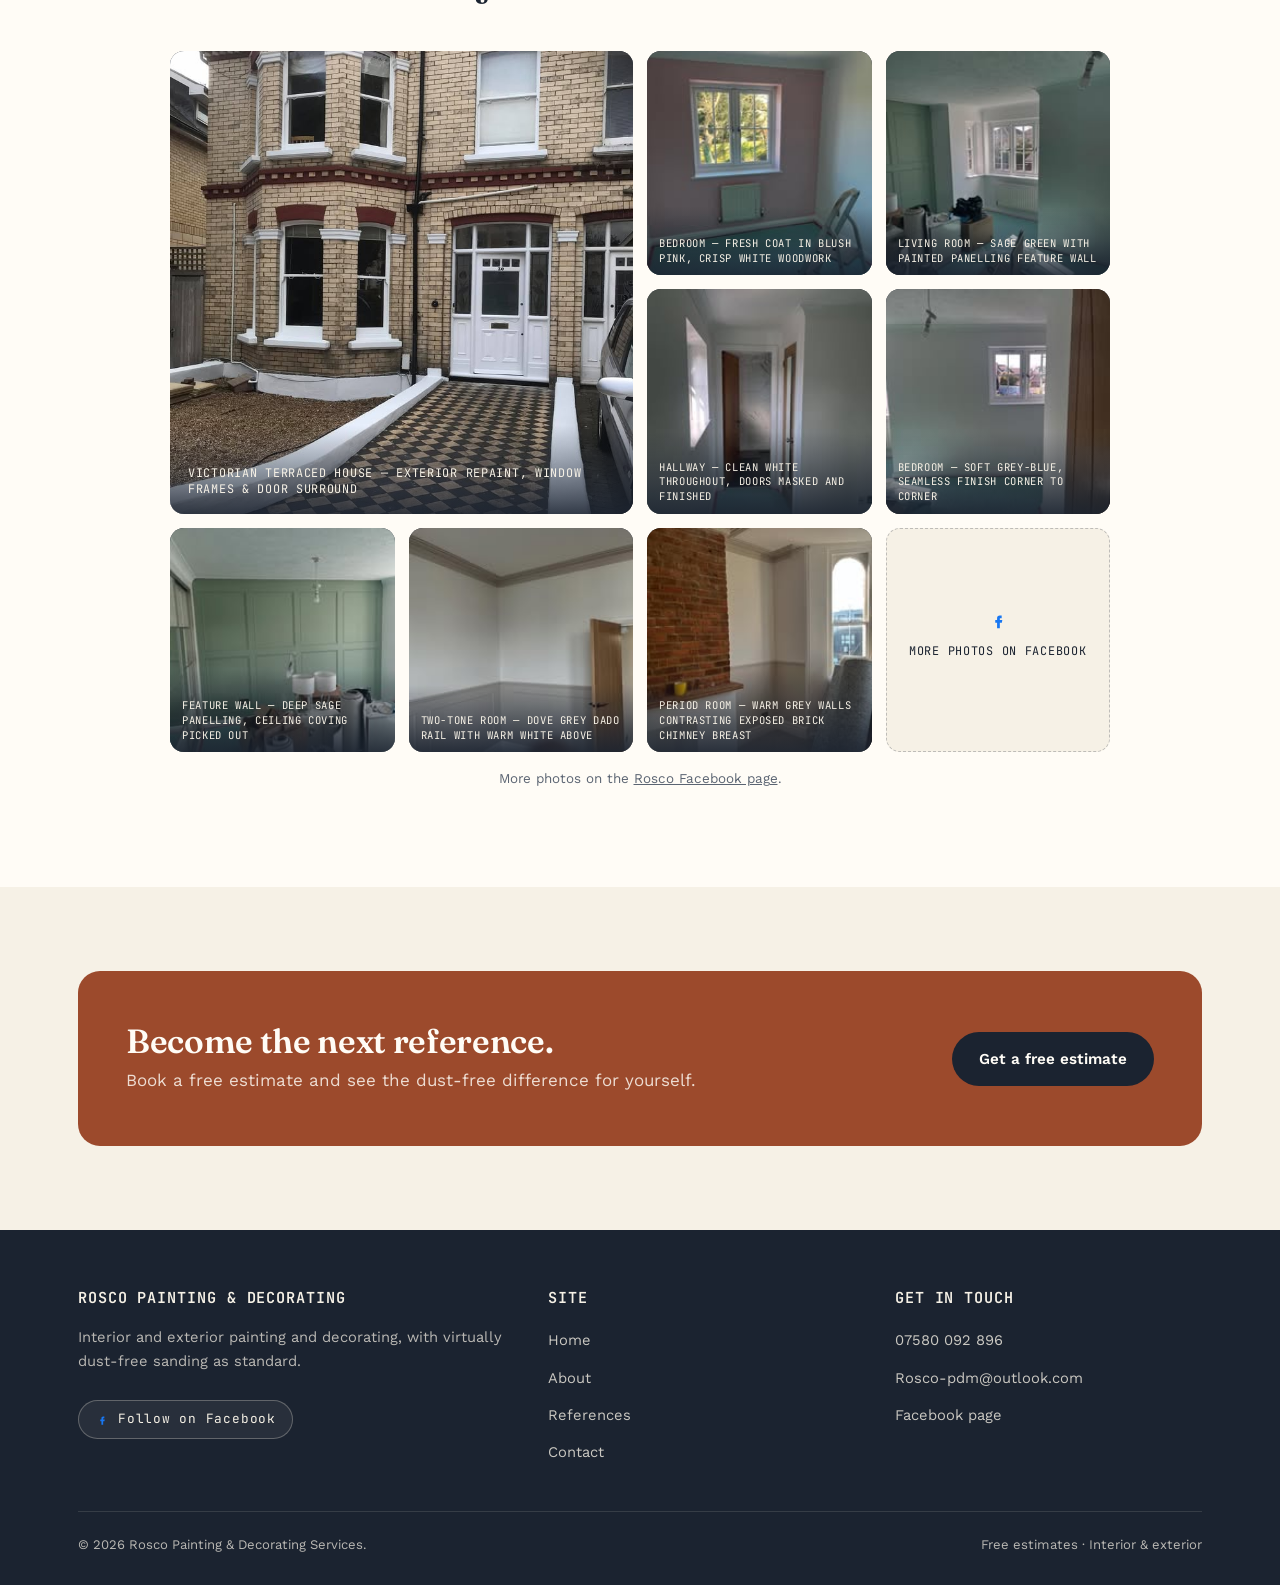
<file: references.html>
<!doctype html>
<html lang="en-GB">
<head>
<meta charset="UTF-8">
<meta name="viewport" content="width=device-width, initial-scale=1.0">
<title>References — Rosco Painting &amp; Decorating Services</title>
<meta name="description" content="What clients say about Rosco Painting & Decorating Services, and recent project photos.">
<meta name="theme-color" content="#1B2330">
<!-- APTO PLACEHOLDER: if Rosco gets a custom domain, replace https://rosco-painting.netlify.app in canonical/og tags, JSON-LD, robots.txt and sitemap.xml -->
<link rel="canonical" href="https://rosco-painting.netlify.app/references">
<link rel="icon" href="/favicon.svg" type="image/svg+xml">
<link rel="icon" href="/favicon-32.png" sizes="32x32" type="image/png">
<link rel="apple-touch-icon" href="/apple-touch-icon.png">
<meta property="og:type" content="website">
<meta property="og:locale" content="en_GB">
<meta property="og:site_name" content="Rosco Painting &amp; Decorating Services">
<meta property="og:title" content="References — Rosco Painting &amp; Decorating Services">
<meta property="og:description" content="Client reviews and recent work from Rosco Painting &amp; Decorating Services.">
<meta property="og:url" content="https://rosco-painting.netlify.app/references">
<meta property="og:image" content="https://rosco-painting.netlify.app/og-image.jpg">
<meta property="og:image:width" content="1200">
<meta property="og:image:height" content="630">
<meta name="twitter:card" content="summary_large_image">
<link rel="preconnect" href="https://fonts.googleapis.com">
<link rel="preconnect" href="https://fonts.gstatic.com" crossorigin>
<link href="https://fonts.googleapis.com/css2?family=Fraunces:opsz,wght@9..144,460;9..144,560;9..144,640&family=Work+Sans:wght@400;500;600;700&family=JetBrains+Mono:wght@400;500&display=swap" rel="stylesheet">
<link rel="stylesheet" href="style.css">
</head>
<body>
<a class="skip-link" href="#main">Skip to content</a>

<header class="site-header">
  <div class="wrap">
    <a href="index.html" class="brand" aria-label="Rosco Painting &amp; Decorating, home">
      <span class="brand-mark">
        <svg viewBox="0 0 24 24" fill="none"><path d="M4 20c0-4 2-6 4-9 1.5-2 2-4 2-6 2 1 3 3 3 6 0 3-2 5-2 9" stroke="#C98A33" stroke-width="1.6" stroke-linecap="round" stroke-linejoin="round"/><circle cx="11" cy="5" r="1.4" fill="#C98A33"/></svg>
      </span>
      <span>Rosco<br><small>Painting &amp; Decorating</small></span>
    </a>
    <button class="menu-toggle" type="button" aria-label="Open menu" aria-expanded="false" aria-controls="primary-nav"><span></span></button>
    <nav class="primary-nav" id="primary-nav" aria-label="Main">
      <a href="index.html">Home</a>
      <a href="about.html">About</a>
      <a href="references.html" class="active" aria-current="page">References</a>
      <a href="contact.html">Contact</a>
      <a href="https://www.facebook.com/Roscopdm" target="_blank" rel="noopener" class="fb-link-nav" aria-label="Facebook (opens in a new tab)">
        <svg width="14" height="14" viewBox="0 0 24 24" fill="#1877F2"><path d="M14 9h2V6h-2c-2 0-3 1.2-3 3v2H9v3h2v6h3v-6h2.2l.5-3H14V9z"/></svg>
        Facebook
      </a>
      <a href="tel:07580092896" class="nav-call">07580 092 896</a>
    </nav>
  </div>
</header>

<main id="main">

<section class="page-intro">
  <div class="wrap">
    <p class="eyebrow">References</p>
    <h1>What it's like having Rosco round.</h1>
    <p>Real reviews from real clients, plus a look at recent work. More photos on the Facebook page.</p>
    <a href="https://www.facebook.com/Roscopdm" target="_blank" rel="noopener" class="fb-link" style="margin-top:12px;">
      <svg width="16" height="16" viewBox="0 0 24 24" fill="#1877F2"><path d="M14 9h2V6h-2c-2 0-3 1.2-3 3v2H9v3h2v6h3v-6h2.2l.5-3H14V9z"/></svg>
      Rosco Painting &amp; Decorating on Facebook
    </a>
  </div>
</section>

<div class="brush-divider" aria-hidden="true"><svg viewBox="0 0 600 30" preserveAspectRatio="none"><path d="M0,16 C50,2 90,26 150,12 C230,-6 310,28 390,14 C450,2 510,24 560,10 C580,6 600,12 600,16 C600,24 580,28 560,26 C510,36 450,16 390,26 C310,40 230,8 150,24 C90,34 50,14 0,24 Z"/></svg></div>

<!-- FACEBOOK REVIEWS -->
<section class="section-cream">
  <div class="wrap">
    <div class="section-head">
      <p class="eyebrow">Client reviews</p>
      <h2>Straight from Facebook.</h2>
    </div>

    <div class="fb-reviews-grid">
      <!-- Review 1: Alex Murdoch -->
      <div class="fb-review-wrap">
        <iframe title="Facebook review of Rosco by Alex Murdoch" loading="lazy"
          src="https://www.facebook.com/plugins/post.php?href=https%3A%2F%2Fwww.facebook.com%2Falex.murdoch.754%2Fposts%2Fpfbid02oDD9yri7BWNDSnWjgbNKuPD3xpRnEeq66gYH6CCwZ9oPyzaPKy7qkDb91TErpagl&show_text=true&width=500"
          width="500" height="250"
          style="border:none;overflow:hidden"
          scrolling="no" frameborder="0"
          allowfullscreen="true"
          allow="autoplay; clipboard-write; encrypted-media; picture-in-picture; web-share">
        </iframe>
      </div>
      <!-- Review 2: Matt Fletch -->
      <div class="fb-review-wrap">
        <iframe title="Facebook review of Rosco by Matt Fletcher" loading="lazy"
          src="https://www.facebook.com/plugins/post.php?href=https%3A%2F%2Fwww.facebook.com%2Fmatt.fletch.94%2Fposts%2Fpfbid0292awx9jgp1UopguGX9qLN9cejLSwzzCkJBCktHFdKm1RUjjNEZeJyn4t3V8T5tjJl&show_text=true&width=500"
          width="500" height="554"
          style="border:none;overflow:hidden"
          scrolling="no" frameborder="0"
          allowfullscreen="true"
          allow="autoplay; clipboard-write; encrypted-media; picture-in-picture; web-share">
        </iframe>
      </div>
    </div>

    <div style="margin-top:22px; text-align:center;">
      <a href="https://www.facebook.com/Roscopdm" target="_blank" rel="noopener" class="fb-link">
        <svg width="15" height="15" viewBox="0 0 24 24" fill="#1877F2"><path d="M14 9h2V6h-2c-2 0-3 1.2-3 3v2H9v3h2v6h3v-6h2.2l.5-3H14V9z"/></svg>
        See all reviews on Facebook
      </a>
    </div>
  </div>
</section>

<div class="brush-divider rust" aria-hidden="true"><svg viewBox="0 0 600 30" preserveAspectRatio="none"><path d="M0,16 C50,2 90,26 150,12 C230,-6 310,28 390,14 C450,2 510,24 560,10 C580,6 600,12 600,16 C600,24 580,28 560,26 C510,36 450,16 390,26 C310,40 230,8 150,24 C90,34 50,14 0,24 Z"/></svg></div>

<!-- PHOTO SLIDESHOW -->
<section class="section-paper">
  <div class="wrap">
    <div class="section-head">
      <p class="eyebrow">Recent work</p>
      <h2>A selection of finished jobs.</h2>
    </div>

    <!-- APTO PLACEHOLDER: photos 2-8 are only 206x206px (Facebook thumbnails), so they are shown as
         small tiles. Swap in the full-size originals from Ross (keep the same file names in /images)
         and they will look much sharper. -->
    <ul class="work-grid">
      <li class="feature"><figure><img src="images/01-exterior-victorian-terrace.jpg" width="720" height="960" alt="Victorian terraced house — exterior repaint, window frames &amp; door surround" decoding="async"><figcaption>Victorian terraced house — exterior repaint, window frames &amp; door surround</figcaption></figure></li>
      <li><figure><img src="images/02-bedroom-blush-pink.jpg" width="206" height="206" alt="Bedroom — fresh coat in blush pink, crisp white woodwork" loading="lazy" decoding="async"><figcaption>Bedroom — fresh coat in blush pink, crisp white woodwork</figcaption></figure></li>
      <li><figure><img src="images/03-living-room-sage-panelling.jpg" width="206" height="206" alt="Living room — sage green with painted panelling feature wall" loading="lazy" decoding="async"><figcaption>Living room — sage green with painted panelling feature wall</figcaption></figure></li>
      <li><figure><img src="images/04-hallway-white.jpg" width="206" height="206" alt="Hallway — clean white throughout, doors masked and finished" loading="lazy" decoding="async"><figcaption>Hallway — clean white throughout, doors masked and finished</figcaption></figure></li>
      <li><figure><img src="images/05-bedroom-grey-blue.jpg" width="206" height="206" alt="Bedroom — soft grey-blue, seamless finish corner to corner" loading="lazy" decoding="async"><figcaption>Bedroom — soft grey-blue, seamless finish corner to corner</figcaption></figure></li>
      <li><figure><img src="images/06-feature-wall-deep-sage.jpg" width="206" height="206" alt="Feature wall — deep sage panelling, ceiling coving picked out" loading="lazy" decoding="async"><figcaption>Feature wall — deep sage panelling, ceiling coving picked out</figcaption></figure></li>
      <li><figure><img src="images/07-two-tone-dado-rail.jpg" width="206" height="206" alt="Two-tone room — dove grey dado rail with warm white above" loading="lazy" decoding="async"><figcaption>Two-tone room — dove grey dado rail with warm white above</figcaption></figure></li>
      <li><figure><img src="images/08-period-room-brick-chimney.jpg" width="206" height="206" alt="Period room — warm grey walls contrasting exposed brick chimney breast" loading="lazy" decoding="async"><figcaption>Period room — warm grey walls contrasting exposed brick chimney breast</figcaption></figure></li>
      <li><a class="work-more" href="https://www.facebook.com/Roscopdm" target="_blank" rel="noopener">
        <svg width="22" height="22" viewBox="0 0 24 24" fill="#1877F2" aria-hidden="true"><path d="M14 9h2V6h-2c-2 0-3 1.2-3 3v2H9v3h2v6h3v-6h2.2l.5-3H14V9z"/></svg>
        More photos on Facebook<span class="visually-hidden"> (opens in a new tab)</span>
      </a></li>
    </ul>

    <p class="form-note" style="text-align:center;margin-top:16px;">
      More photos on the <a href="https://www.facebook.com/Roscopdm" target="_blank" rel="noopener">Rosco Facebook page</a>.
    </p>
  </div>
</section>

<section class="section-cream">
  <div class="wrap">
    <div class="cta-band">
      <div>
        <h2>Become the next reference.</h2>
        <p>Book a free estimate and see the dust-free difference for yourself.</p>
      </div>
      <a href="contact.html" class="btn btn-dark">Get a free estimate</a>
    </div>
  </div>
</section>

</main>

<footer class="site-footer">
  <div class="wrap">
    <div class="footer-grid">
      <div>
        <h3>Rosco Painting &amp; Decorating</h3>
        <p>Interior and exterior painting and decorating, with virtually dust-free sanding as standard.</p>
        <a href="https://www.facebook.com/Roscopdm" target="_blank" rel="noopener" class="fb-link" style="margin-top:12px;">
          <svg width="14" height="14" viewBox="0 0 24 24" fill="#1877F2"><path d="M14 9h2V6h-2c-2 0-3 1.2-3 3v2H9v3h2v6h3v-6h2.2l.5-3H14V9z"/></svg>
          Follow on Facebook
        </a>
      </div>
      <div>
        <h3>Site</h3>
        <ul class="footer-links">
          <li><a href="index.html">Home</a></li>
          <li><a href="about.html">About</a></li>
          <li><a href="references.html">References</a></li>
          <li><a href="contact.html">Contact</a></li>
        </ul>
      </div>
      <div>
        <h3>Get in touch</h3>
        <ul class="footer-links">
          <li><a href="tel:07580092896">07580 092 896</a></li>
          <li><a href="mailto:Rosco-pdm@outlook.com">Rosco-pdm@outlook.com</a></li>
          <li><a href="https://www.facebook.com/Roscopdm" target="_blank" rel="noopener">Facebook page</a></li>
        </ul>
      </div>
    </div>
    <div class="footer-bottom">
      <span>© <span id="year">2026</span> Rosco Painting &amp; Decorating Services.</span>
      <span>Free estimates · Interior &amp; exterior</span>
    </div>
  </div>
</footer>

<script src="script.js"></script>
</body>
</html>
</file>
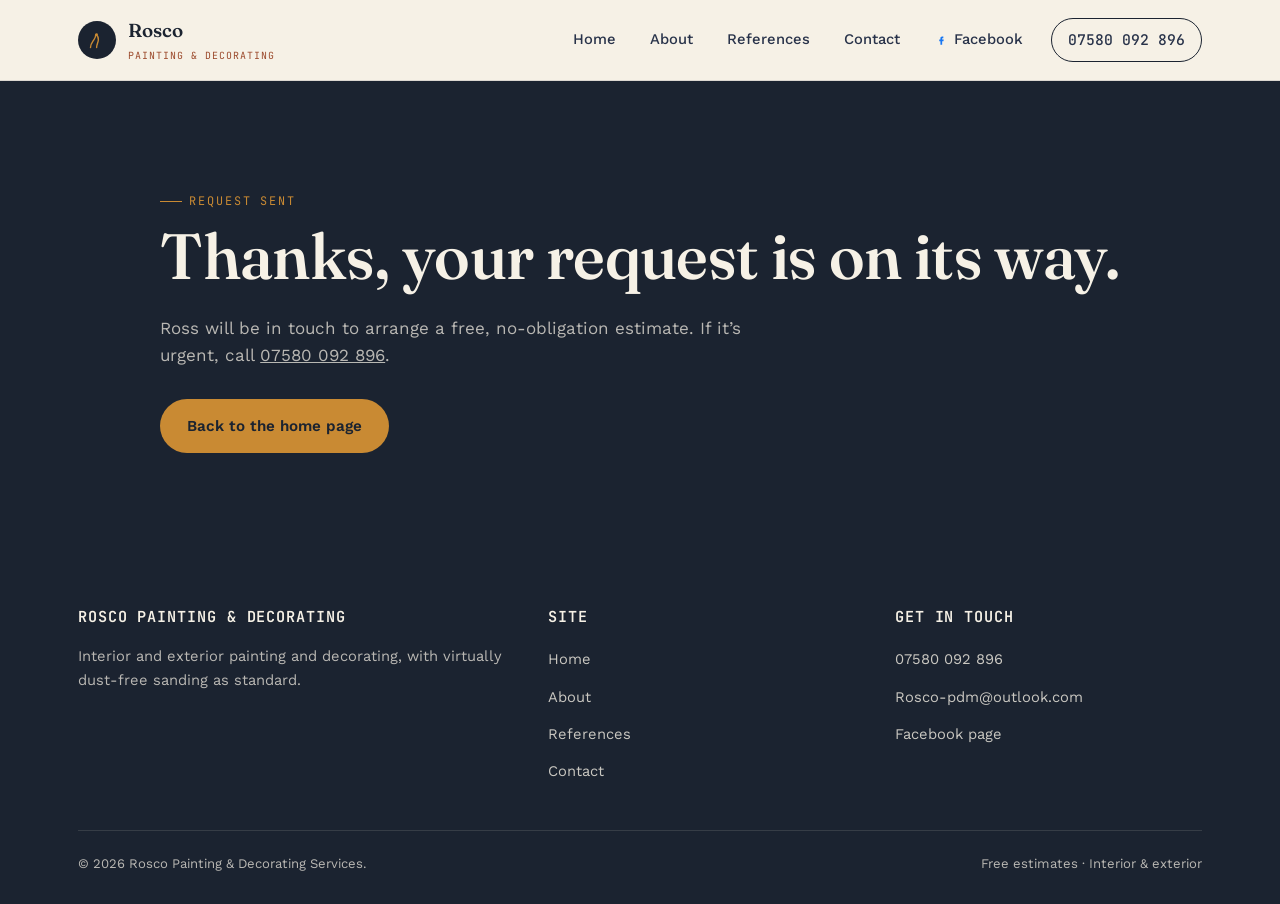
<file: thanks.html>
<!doctype html>
<html lang="en-GB">
<head>
<meta charset="UTF-8">
<meta name="viewport" content="width=device-width, initial-scale=1.0">
<title>Thank you — Rosco Painting &amp; Decorating Services</title>
<meta name="robots" content="noindex">
<meta name="theme-color" content="#1B2330">
<link rel="icon" href="/favicon.svg" type="image/svg+xml">
<link rel="icon" href="/favicon-32.png" sizes="32x32" type="image/png">
<link rel="apple-touch-icon" href="/apple-touch-icon.png">
<link rel="preconnect" href="https://fonts.googleapis.com">
<link rel="preconnect" href="https://fonts.gstatic.com" crossorigin>
<link href="https://fonts.googleapis.com/css2?family=Fraunces:opsz,wght@9..144,460;9..144,560;9..144,640&family=Work+Sans:wght@400;500;600;700&family=JetBrains+Mono:wght@400;500&display=swap" rel="stylesheet">
<link rel="stylesheet" href="/style.css">
</head>
<body>
<a class="skip-link" href="#main">Skip to content</a>

<header class="site-header">
  <div class="wrap">
    <a href="/index.html" class="brand" aria-label="Rosco Painting &amp; Decorating, home">
      <span class="brand-mark">
        <svg viewBox="0 0 24 24" fill="none" xmlns="http://www.w3.org/2000/svg"><path d="M4 20c0-4 2-6 4-9 1.5-2 2-4 2-6 2 1 3 3 3 6 0 3-2 5-2 9" stroke="#C98A33" stroke-width="1.6" stroke-linecap="round" stroke-linejoin="round"/><circle cx="11" cy="5" r="1.4" fill="#C98A33"/></svg>
      </span>
      <span>Rosco<br><small>Painting &amp; Decorating</small></span>
    </a>
    <button class="menu-toggle" type="button" aria-label="Open menu" aria-expanded="false" aria-controls="primary-nav"><span></span></button>
    <nav class="primary-nav" id="primary-nav" aria-label="Main">
      <a href="/index.html">Home</a>
      <a href="/about.html">About</a>
      <a href="/references.html">References</a>
      <a href="/contact.html">Contact</a>
      <a href="https://www.facebook.com/Roscopdm" target="_blank" rel="noopener" class="fb-link-nav" aria-label="Facebook (opens in a new tab)">
        <svg width="14" height="14" viewBox="0 0 24 24" fill="#1877F2"><path d="M14 9h2V6h-2c-2 0-3 1.2-3 3v2H9v3h2v6h3v-6h2.2l.5-3H14V9z"/></svg>
        Facebook
      </a>
      <a href="tel:07580092896" class="nav-call">07580 092 896</a>
    </nav>
  </div>
</header>

<main id="main">
<section class="page-intro" style="min-height:52vh;display:flex;align-items:center;">
  <div class="wrap">
    <p class="eyebrow">Request sent</p>
    <h1>Thanks, your request is on its way.</h1>
    <p>Ross will be in touch to arrange a free, no-obligation estimate. If it&rsquo;s urgent, call <a href="tel:07580092896">07580 092 896</a>.</p>
    <div class="hero-actions"><a class="btn btn-primary" href="/">Back to the home page</a></div>
  </div>
</section>
</main>

<footer class="site-footer">
  <div class="wrap">
    <div class="footer-grid">
      <div>
        <h3>Rosco Painting &amp; Decorating</h3>
        <p>Interior and exterior painting and decorating, with virtually dust-free sanding as standard.</p>
      </div>
      <div>
        <h3>Site</h3>
        <ul class="footer-links">
          <li><a href="/index.html">Home</a></li>
          <li><a href="/about.html">About</a></li>
          <li><a href="/references.html">References</a></li>
          <li><a href="/contact.html">Contact</a></li>
        </ul>
      </div>
      <div>
        <h3>Get in touch</h3>
        <ul class="footer-links">
          <li><a href="tel:07580092896">07580 092 896</a></li>
          <li><a href="mailto:Rosco-pdm@outlook.com">Rosco-pdm@outlook.com</a></li>
          <li><a href="https://www.facebook.com/Roscopdm" target="_blank" rel="noopener">Facebook page</a></li>
        </ul>
      </div>
    </div>
    <div class="footer-bottom">
      <span>© <span id="year">2026</span> Rosco Painting &amp; Decorating Services.</span>
      <span>Free estimates · Interior &amp; exterior</span>
    </div>
  </div>
</footer>

<script src="/script.js"></script>
</body>
</html>
</file>
<file: style.css>
/* ============================================================
   ROSCO PAINTING & DECORATING — design tokens
   ============================================================ */

:root{
  --ink: #1B2330;
  --ink-soft: #29334a;
  --cream: #F6F1E6;
  --paper: #FFFCF6;
  --gold: #C98A33;
  --gold-deep: #A9701F;
  --rust: #9C4A2C;
  --slate: #5B6472;
  --line: rgba(27,35,48,0.12);

  --display: "Fraunces", Georgia, serif;
  --body: "Work Sans", -apple-system, BlinkMacSystemFont, sans-serif;
  --mono: "JetBrains Mono", "Courier New", monospace;

  --max: 1180px;
}

*{ box-sizing: border-box; }
html{ scroll-behavior: smooth; }

@media (prefers-reduced-motion: reduce){
  html{ scroll-behavior: auto; }
  *{ animation-duration: 0.001ms !important; animation-iteration-count: 1 !important; transition-duration: 0.001ms !important; }
}

body{
  margin: 0;
  background: var(--cream);
  color: var(--ink);
  font-family: var(--body);
  font-size: 17px;
  line-height: 1.6;
  -webkit-font-smoothing: antialiased;
}

img{ max-width: 100%; display: block; }

a{ color: inherit; }

h1,h2,h3{
  font-family: var(--display);
  font-weight: 600;
  margin: 0 0 0.4em;
  letter-spacing: -0.01em;
  color: var(--ink);
}

h1{ font-size: clamp(2.4rem, 5vw, 4.1rem); line-height: 1.04; font-weight: 560; }
h2{ font-size: clamp(1.7rem, 3vw, 2.5rem); line-height: 1.12; }
h3{ font-size: 1.25rem; }

p{ margin: 0 0 1em; color: var(--ink-soft); }

.eyebrow{
  font-family: var(--mono);
  font-size: 0.74rem;
  letter-spacing: 0.16em;
  text-transform: uppercase;
  color: var(--rust);
  display: inline-flex;
  align-items: center;
  gap: 0.6em;
  margin-bottom: 1em;
}
.eyebrow::before{
  content: "";
  width: 22px; height: 1px;
  background: var(--rust);
  display: inline-block;
}

.wrap{ max-width: var(--max); margin: 0 auto; padding: 0 28px; }

/* ---------- focus ---------- */
a:focus-visible, button:focus-visible, input:focus-visible, select:focus-visible, textarea:focus-visible{
  outline: 2.5px solid var(--gold-deep);
  outline-offset: 3px;
}

/* ---------- header / nav ---------- */
.site-header{
  position: sticky; top: 0; z-index: 50;
  background: rgba(246,241,230,0.92);
  backdrop-filter: blur(8px);
  border-bottom: 1px solid var(--line);
}
.site-header .wrap{
  display: flex; align-items: center; justify-content: space-between;
  padding-top: 16px; padding-bottom: 16px;
}
.brand{
  display: flex; align-items: center; gap: 12px;
  text-decoration: none;
  font-family: var(--display);
  font-weight: 600;
  font-size: 1.18rem;
  color: var(--ink);
}
.brand-mark{
  width: 38px; height: 38px; border-radius: 50%;
  background: var(--ink);
  display: grid; place-items: center;
  flex-shrink: 0;
}
.brand-mark svg{ width: 21px; height: 21px; }
.brand small{
  display: block;
  font-family: var(--mono);
  font-weight: 400;
  font-size: 0.62rem;
  letter-spacing: 0.1em;
  text-transform: uppercase;
  color: var(--rust);
  margin-top: 2px;
}

nav.primary-nav{ display: flex; align-items: center; gap: 2px; }
nav.primary-nav a{
  text-decoration: none;
  font-size: 0.92rem;
  font-weight: 500;
  color: var(--ink-soft);
  padding: 9px 16px;
  border-radius: 100px;
  transition: color .15s ease, background .15s ease;
}
nav.primary-nav a:hover{ color: var(--ink); background: rgba(27,35,48,0.06); }
nav.primary-nav a.active{ color: var(--paper); background: var(--ink); }

.nav-call{
  font-family: var(--mono);
  font-size: 0.85rem;
  text-decoration: none;
  border: 1px solid var(--ink);
  padding: 9px 16px;
  border-radius: 100px;
  margin-left: 10px;
  white-space: nowrap;
  transition: background .15s ease, color .15s ease;
}
.nav-call:hover{ background: var(--ink); color: var(--paper); }

.menu-toggle{
  display: none;
  background: none; border: none; cursor: pointer;
  width: 40px; height: 40px;
  align-items: center; justify-content: center;
}
.menu-toggle span, .menu-toggle span::before, .menu-toggle span::after{
  content: ""; display: block; width: 20px; height: 1.5px; background: var(--ink);
  position: relative; transition: transform .2s ease, opacity .2s ease;
}
.menu-toggle span::before{ position: absolute; top: -6px; }
.menu-toggle span::after{ position: absolute; top: 6px; }

.menu-toggle[aria-expanded="true"] span{ background: transparent; }
.menu-toggle[aria-expanded="true"] span::before{ transform: translateY(6px) rotate(45deg); }
.menu-toggle[aria-expanded="true"] span::after{ transform: translateY(-6px) rotate(-45deg); }

/* Collapse to the menu button below 1024px: at tablet widths the six nav items + phone
   button squashed the logo onto three lines. */
@media (max-width: 1024px){
  .menu-toggle{ display: flex; width: 44px; height: 44px; }
  nav.primary-nav{
    position: absolute; top: 100%; left: 0; right: 0;
    flex-direction: column; align-items: stretch; gap: 0;
    background: var(--paper);
    border-bottom: 1px solid var(--line);
    padding: 8px 20px 18px;
    display: none;
  }
  nav.primary-nav.open{ display: flex; }
  nav.primary-nav a{ padding: 12px 6px; border-radius: 0; }
  .nav-call{ margin: 10px 6px 0; text-align: center; }
}

/* ---------- brushstroke divider (signature element) ---------- */
.brush-divider{
  width: 100%;
  height: 26px;
  display: block;
  margin: 0 auto;
}
.brush-divider svg{ width: 100%; height: 100%; display: block; }
.brush-divider path{ fill: var(--gold); }
.brush-divider.rust path{ fill: var(--rust); }
.brush-divider.ink path{ fill: var(--ink); }

/* ---------- buttons ---------- */
.btn{
  display: inline-flex; align-items: center; gap: 10px;
  font-family: var(--body);
  font-weight: 600; font-size: 0.95rem;
  text-decoration: none;
  padding: 14px 26px;
  border-radius: 100px;
  border: 1px solid transparent;
  cursor: pointer;
  transition: transform .15s ease, background .15s ease, color .15s ease, border-color .15s ease;
}
.btn:hover{ transform: translateY(-1px); }
.btn-primary{ background: var(--gold); color: var(--ink); }
.btn-primary:hover{ background: var(--gold-deep); }
.btn-ghost{ background: transparent; border-color: rgba(255,255,255,0.4); color: inherit; }
.btn-ghost:hover{ background: rgba(255,255,255,0.1); }
.btn-dark{ background: var(--ink); color: var(--paper); }
.btn-dark:hover{ background: #0f141d; }

/* ---------- hero ---------- */
.hero{
  background: var(--ink);
  color: var(--cream);
  position: relative;
  overflow: hidden;
  padding: 92px 0 88px;
}
/* Headings on dark bands were inheriting the dark ink colour from h1,h2,h3, so the
   main H1 on every page was invisible (dark on dark). */
.hero h1, .page-intro h1, .page-intro h2{ color: var(--cream); }
.hero .eyebrow, .page-intro .eyebrow{ color: var(--gold); }
.hero .eyebrow::before, .page-intro .eyebrow::before{ background: var(--gold); }
.page-intro .fb-link, .site-footer .fb-link{
  color: var(--cream);
  background: rgba(246,241,230,0.06);
  border-color: rgba(246,241,230,0.28);
}
.page-intro .fb-link:hover, .site-footer .fb-link:hover{ background: rgba(246,241,230,0.12); border-color: rgba(246,241,230,0.5); }
.hero::before{
  content: "";
  position: absolute; inset: 0;
  background-image:
    repeating-linear-gradient(135deg, rgba(201,138,51,0.05) 0 2px, transparent 2px 26px);
  pointer-events: none;
}
.hero .wrap{ position: relative; display: grid; grid-template-columns: 1.15fr 0.85fr; gap: 56px; align-items: center; }
.hero p.lede{ color: rgba(246,241,230,0.78); font-size: 1.12rem; max-width: 46ch; }
.hero-actions{ display: flex; gap: 14px; flex-wrap: wrap; margin-top: 30px; }

.hero-badge{
  border: 1px solid rgba(246,241,230,0.22);
  border-radius: 18px;
  padding: 26px;
  background: rgba(246,241,230,0.04);
}
.hero-badge .stat{
  font-family: var(--display);
  font-size: 2.6rem;
  color: var(--gold);
  line-height: 1;
  margin-bottom: 6px;
}
.hero-badge .stat-label{
  font-family: var(--mono);
  font-size: 0.72rem;
  letter-spacing: 0.1em;
  text-transform: uppercase;
  color: rgba(246,241,230,0.75);
}
.hero-badge hr{ border: none; border-top: 1px solid rgba(246,241,230,0.16); margin: 18px 0; }
.hero-badge ul{ list-style: none; margin: 0; padding: 0; font-size: 0.92rem; }
.hero-badge li{ display: flex; gap: 10px; padding: 5px 0; color: rgba(246,241,230,0.85); }
.hero-badge li svg{ flex-shrink: 0; margin-top: 3px; }

@media (max-width: 880px){
  .hero .wrap{ grid-template-columns: 1fr; }
  .hero{ padding: 56px 0 56px; }
}

/* ---------- section scaffolding ---------- */
section{ padding: 84px 0; }
.section-cream{ background: var(--cream); }
.section-paper{ background: var(--paper); }
.section-ink{ background: var(--ink); color: var(--cream); }
.section-ink h2, .section-ink h3{ color: var(--cream); }
.section-ink p{ color: rgba(246,241,230,0.72); }

.section-head{ max-width: 640px; margin-bottom: 48px; }

@media (max-width: 700px){
  section{ padding: 56px 0; }
}

/* ---------- services grid ---------- */
.services-grid{
  display: grid;
  grid-template-columns: repeat(3, 1fr);
  gap: 22px;
}
@media (max-width: 880px){ .services-grid{ grid-template-columns: 1fr 1fr; } }
@media (max-width: 600px){ .services-grid{ grid-template-columns: 1fr; } }

.service-card{
  background: var(--paper);
  border: 1px solid var(--line);
  border-radius: 16px;
  padding: 30px 26px;
  transition: border-color .2s ease, transform .2s ease;
}
.service-card:hover{ border-color: var(--gold); transform: translateY(-3px); }
.service-card .icon{
  width: 44px; height: 44px;
  border-radius: 12px;
  background: var(--cream);
  display: grid; place-items: center;
  margin-bottom: 18px;
}
.service-card .icon svg{ width: 22px; height: 22px; }
.service-card p{ font-size: 0.95rem; margin-bottom: 0; }

/* ---------- dust-free feature (signature element) ---------- */
.dust-feature{
  position: relative;
  background: var(--ink);
  color: var(--cream);
  border-radius: 22px;
  padding: 48px 44px;
  overflow: hidden;
  display: grid;
  grid-template-columns: 1fr auto;
  gap: 40px;
  align-items: center;
}
.dust-feature h3{ color: var(--cream); font-size: 1.7rem; margin-bottom: 12px; }
.dust-feature p{ color: rgba(246,241,230,0.75); max-width: 48ch; margin-bottom: 0; }
.dust-stage{
  position: relative;
  width: 168px; height: 168px;
  border-radius: 50%;
  border: 1px solid rgba(201,138,51,0.35);
  display: grid; place-items: center;
  flex-shrink: 0;
}
.dust-stage .core{
  width: 84px; height: 84px;
  border-radius: 50%;
  background: var(--gold);
  display: grid; place-items: center;
}
.dust-stage .core svg{ width: 36px; height: 36px; }
.mote{
  position: absolute;
  width: 5px; height: 5px;
  border-radius: 50%;
  background: rgba(201,138,51,0.85);
  animation: drift 4.2s ease-in infinite;
}
.mote:nth-child(2){ top: 70%; left: 30%; animation-delay: 0s; }
.mote:nth-child(3){ top: 65%; left: 55%; animation-delay: 1.1s; }
.mote:nth-child(4){ top: 75%; left: 68%; animation-delay: 2.2s; }
.mote:nth-child(5){ top: 60%; left: 42%; animation-delay: 3.0s; }
.mote:nth-child(6){ top: 72%; left: 48%; animation-delay: 0.6s; }
@keyframes drift{
  0%{ transform: translate(0,0) scale(1); opacity: 0.9; }
  100%{ transform: translate(var(--dx,8px), -110px) scale(0.2); opacity: 0; }
}
.mote:nth-child(2){ --dx: -14px; }
.mote:nth-child(3){ --dx: 18px; }
.mote:nth-child(4){ --dx: -6px; }
.mote:nth-child(5){ --dx: 10px; }
.mote:nth-child(6){ --dx: -20px; }

@media (max-width: 760px){
  .dust-feature{ grid-template-columns: 1fr; text-align: left; padding: 36px 28px; }
  .dust-stage{ width: 130px; height: 130px; }
}

/* ---------- process steps ---------- */
.process{
  display: grid;
  grid-template-columns: repeat(4, 1fr);
  gap: 0;
  counter-reset: step;
  border-top: 1px solid var(--line);
}
.process-step{
  padding: 30px 24px 30px 0;
  border-right: 1px solid var(--line);
  position: relative;
}
.process-step:last-child{ border-right: none; }
.process-step .num{
  font-family: var(--mono);
  font-size: 0.78rem;
  color: var(--rust);
  letter-spacing: 0.08em;
  margin-bottom: 14px;
  display: block;
}
.process-step h3{ font-size: 1.05rem; margin-bottom: 8px; }
.process-step p{ font-size: 0.9rem; margin-bottom: 0; }

@media (max-width: 880px){
  .process{ grid-template-columns: 1fr 1fr; }
  .process-step{ border-bottom: 1px solid var(--line); padding: 24px 20px 24px 0; }
}
@media (max-width: 560px){
  .process{ grid-template-columns: 1fr; }
}

/* ---------- CTA band ---------- */
.cta-band{
  background: var(--rust);
  color: var(--paper);
  border-radius: 22px;
  padding: 52px 48px;
  display: flex; align-items: center; justify-content: space-between; gap: 28px;
  flex-wrap: wrap;
}
.cta-band h2{ color: var(--paper); margin-bottom: 6px; font-size: clamp(1.5rem, 3vw, 2.1rem); }
.cta-band p{ color: rgba(255,252,246,0.82); margin-bottom: 0; }

/* ---------- footer ---------- */
footer.site-footer{
  background: var(--ink);
  color: rgba(246,241,230,0.72);
  padding: 56px 0 30px;
}
.footer-grid{
  display: grid;
  grid-template-columns: 1.4fr 1fr 1fr;
  gap: 40px;
  padding-bottom: 36px;
  border-bottom: 1px solid rgba(246,241,230,0.12);
}
.footer-grid h3{ color: var(--cream); font-size: 0.95rem; font-family: var(--mono); letter-spacing: 0.06em; text-transform: uppercase; margin-bottom: 16px; }
.footer-grid p{ color: rgba(246,241,230,0.72); font-size: 0.92rem; }
.footer-grid a{ text-decoration: none; }
.footer-links{ list-style: none; margin: 0; padding: 0; }
.footer-links li{ margin-bottom: 10px; }
.footer-links a{ color: rgba(246,241,230,0.8); font-size: 0.92rem; }
.footer-links a:hover{ color: var(--gold); }
.footer-bottom{
  display: flex; justify-content: space-between; align-items: center;
  padding-top: 22px; font-size: 0.82rem; flex-wrap: wrap; gap: 10px;
}
@media (max-width: 760px){
  .footer-grid{ grid-template-columns: 1fr; gap: 28px; }
}

/* ---------- Facebook link ---------- */
.fb-link{
  display: inline-flex; align-items: center; gap: 9px;
  font-family: var(--mono); font-size: 0.8rem; letter-spacing: 0.06em;
  text-decoration: none;
  color: var(--ink);
  background: rgba(24,119,242,0.08);
  border: 1px solid rgba(24,119,242,0.22);
  padding: 8px 16px;
  border-radius: 100px;
  transition: background .15s ease, border-color .15s ease;
}
.fb-link:hover{ background: rgba(24,119,242,0.16); border-color: rgba(24,119,242,0.45); }
.fb-link svg{ flex-shrink: 0; }
.fb-link-nav{
  display: inline-flex; align-items: center; gap: 6px;
  text-decoration: none; font-size: 0.92rem; font-weight: 500;
  color: var(--ink-soft); padding: 9px 16px; border-radius: 100px;
  transition: color .15s ease, background .15s ease;
}
.fb-link-nav:hover{ color: var(--ink); background: rgba(27,35,48,0.06); }

/* ---------- photo slideshow ---------- */
.slideshow{
  position: relative;
  width: 100%;
  aspect-ratio: 16/9;
  border-radius: 20px;
  overflow: hidden;
  background: var(--ink);
}
.slideshow-slide{
  position: absolute; inset: 0;
  opacity: 0;
  transition: opacity 1.2s ease;
  background-size: cover;
  background-position: center;
}
.slideshow-slide.active{ opacity: 1; }
.slideshow-slide img.slide-img{
  position: absolute; inset: 0;
  width: 100%; height: 100%;
  object-fit: cover;
  object-position: center;
  display: block;
}

/* Slide images are inline <img> tags — no CSS background-image needed */

.slideshow-caption{
  position: absolute; bottom: 0; left: 0; right: 0;
  padding: 40px 28px 22px;
  background: linear-gradient(to top, rgba(27,35,48,0.82) 0%, transparent 100%);
  font-family: var(--mono); font-size: 0.78rem; letter-spacing: 0.1em;
  text-transform: uppercase; color: rgba(246,241,230,0.85);
}
.slideshow-placeholder{
  position: absolute; inset: 0;
  display: flex; flex-direction: column;
  align-items: center; justify-content: center; gap: 14px;
  padding: 24px;
}
.slideshow-placeholder svg{ width: 52px; height: 52px; opacity: 0.35; }
.slideshow-placeholder p{
  font-family: var(--mono); font-size: 0.76rem; letter-spacing: 0.08em;
  text-transform: uppercase; color: rgba(246,241,230,0.45);
  text-align: center; margin: 0; max-width: 30ch; line-height: 1.6;
}

.slideshow-dots{
  display: flex; justify-content: center; gap: 8px;
  margin-top: 14px;
}
.slideshow-dots button{
  width: 8px; height: 8px; border-radius: 50%;
  border: none; padding: 0; cursor: pointer;
  background: var(--line); transition: background .2s ease, transform .2s ease;
}
.slideshow-dots button.active{ background: var(--gold); transform: scale(1.35); }

/* ---------- FB review iframes ---------- */
.fb-reviews-grid{
  display: grid;
  grid-template-columns: 1fr 1fr;
  gap: 22px;
  align-items: start;
}
@media (max-width: 760px){ .fb-reviews-grid{ grid-template-columns: 1fr; } }
.fb-review-wrap{
  border-radius: 16px;
  overflow: hidden;
  border: 1px solid var(--line);
  background: var(--paper);
}
.fb-review-wrap{ position: relative; }
/* Facebook post embeds render at a fixed width (500px) and go blank if squeezed; script.js scales
   them down to fit narrow screens and centres them on wide ones. */
.fb-review-wrap iframe{ display: block; width: 500px; max-width: none; transform-origin: top left; }

/* ---------- page intro band (sub-pages) ---------- */
.page-intro{
  background: var(--ink); color: var(--cream);
  padding: 70px 0 64px;
}
.page-intro p{ color: rgba(246,241,230,0.72); max-width: 56ch; }

/* ---------- references page ---------- */
.review-grid{
  display: grid;
  grid-template-columns: repeat(3, 1fr);
  gap: 22px;
}
@media (max-width: 880px){ .review-grid{ grid-template-columns: 1fr; } }
.review-card{
  background: var(--paper);
  border: 1px solid var(--line);
  border-radius: 16px;
  padding: 28px;
}
.review-card .stars{ color: var(--gold); letter-spacing: 2px; margin-bottom: 14px; font-size: 0.95rem; }
.review-card blockquote{ margin: 0 0 18px; font-family: var(--display); font-size: 1.08rem; line-height: 1.4; color: var(--ink); }
.review-card cite{ font-style: normal; font-family: var(--mono); font-size: 0.78rem; color: var(--slate); letter-spacing: 0.04em; }
.review-note{
  border: 1px dashed var(--line);
  border-radius: 14px;
  padding: 18px 22px;
  font-size: 0.88rem;
  color: var(--slate);
  margin-top: 28px;
}

.gallery-grid{
  display: grid;
  grid-template-columns: repeat(3, 1fr);
  gap: 18px;
}
@media (max-width: 760px){ .gallery-grid{ grid-template-columns: 1fr 1fr; } }
@media (max-width: 480px){ .gallery-grid{ grid-template-columns: 1fr; } }
.gallery-tile{
  aspect-ratio: 4/3;
  border-radius: 14px;
  background: linear-gradient(145deg, var(--ink), var(--ink-soft));
  display: flex; align-items: flex-end;
  padding: 18px;
  position: relative;
  overflow: hidden;
}
.gallery-tile::before{
  content: "";
  position: absolute; inset: 0;
  background-image: repeating-linear-gradient(60deg, rgba(201,138,51,0.08) 0 1px, transparent 1px 18px);
}
.gallery-tile span{
  position: relative;
  font-family: var(--mono);
  font-size: 0.74rem;
  letter-spacing: 0.06em;
  color: rgba(246,241,230,0.85);
  text-transform: uppercase;
}

/* ---------- about page ---------- */
.about-grid{
  display: grid;
  grid-template-columns: 0.9fr 1.1fr;
  gap: 56px;
  align-items: start;
}
@media (max-width: 880px){ .about-grid{ grid-template-columns: 1fr; gap: 32px; } }
.about-portrait{
  background: var(--ink);
  border-radius: 20px;
  aspect-ratio: 4/5;
  display: flex; align-items: center; justify-content: center;
  position: relative;
  overflow: hidden;
}
.about-portrait .ring{
  width: 130px; height: 130px;
  border-radius: 50%;
  background: var(--gold);
  display: grid; place-items: center;
}
.about-portrait .ring svg{ width: 58px; height: 58px; }
.about-portrait::after{
  content: "RPDS";
  position: absolute; bottom: 22px; left: 0; right: 0;
  text-align: center;
  font-family: var(--mono);
  font-size: 0.74rem; letter-spacing: 0.2em;
  color: rgba(246,241,230,0.5);
}

.values-list{ list-style: none; margin: 28px 0 0; padding: 0; }
.values-list li{
  display: flex; gap: 16px;
  padding: 16px 0;
  border-top: 1px solid var(--line);
}
.values-list li:last-child{ padding-bottom: 0; }
.values-list svg{ flex-shrink: 0; margin-top: 3px; color: var(--rust); }
.values-list h3{ font-size: 1.02rem; margin-bottom: 4px; }
.values-list p{ font-size: 0.92rem; margin-bottom: 0; }

.area-tags{ display: flex; flex-wrap: wrap; gap: 10px; margin-top: 18px; }
.area-tags span{
  font-family: var(--mono); font-size: 0.78rem;
  border: 1px solid var(--line);
  padding: 7px 14px; border-radius: 100px;
  color: var(--ink-soft);
}

/* ---------- contact page ---------- */
.contact-grid{
  display: grid;
  grid-template-columns: 1fr 1fr;
  gap: 56px;
  align-items: start;
}
@media (max-width: 880px){ .contact-grid{ grid-template-columns: 1fr; gap: 36px; } }

.contact-card{
  background: var(--ink); color: var(--cream);
  border-radius: 20px;
  padding: 40px;
}
.contact-card h2, .contact-card h3{ color: var(--cream); }
.contact-row{
  display: flex; align-items: center; gap: 14px;
  padding: 16px 0;
  border-top: 1px solid rgba(246,241,230,0.12);
  text-decoration: none;
}
.contact-row:first-of-type{ border-top: none; }
.contact-row .ic{
  width: 38px; height: 38px; border-radius: 10px;
  background: rgba(201,138,51,0.16);
  display: grid; place-items: center; flex-shrink: 0;
}
.contact-row .ic svg{ width: 18px; height: 18px; color: var(--gold); }
.contact-row .label{ font-family: var(--mono); font-size: 0.68rem; letter-spacing: 0.1em; text-transform: uppercase; color: rgba(246,241,230,0.7); display: block; margin-bottom: 3px; }
.contact-row .value{ font-size: 1.02rem; color: var(--cream); }
.contact-row:hover .value{ color: var(--gold); }

.hours-table{ width: 100%; border-collapse: collapse; margin-top: 8px; font-size: 0.92rem; }
.hours-table td{ padding: 7px 0; border-top: 1px solid rgba(246,241,230,0.1); }
.hours-table td:last-child{ text-align: right; color: rgba(246,241,230,0.85); font-family: var(--mono); font-size: 0.84rem; }

form.quote-form{ display: grid; gap: 16px; }
.quote-form label{
  font-family: var(--mono); font-size: 0.72rem; letter-spacing: 0.08em;
  text-transform: uppercase; color: var(--slate); margin-bottom: 7px; display: block;
}
.quote-form input, .quote-form select, .quote-form textarea{
  width: 100%;
  font-family: var(--body); font-size: 1rem;
  padding: 13px 15px;
  border-radius: 10px;
  border: 1px solid rgba(27,35,48,0.28);
  background: var(--paper);
  color: var(--ink);
}
.quote-form textarea{ min-height: 120px; resize: vertical; }
.form-row{ display: grid; grid-template-columns: 1fr 1fr; gap: 16px; }
@media (max-width: 560px){ .form-row{ grid-template-columns: 1fr; } }
.form-note{ font-size: 0.84rem; color: var(--slate); margin-top: 4px; }

.map-strip{
  margin-top: 18px;
  border-radius: 16px;
  background: var(--paper);
  border: 1px solid var(--line);
  padding: 22px 26px;
  font-size: 0.92rem;
  color: var(--slate);
}


/* ============================================================
   APTO improvements
   ============================================================ */
.skip-link{ position: absolute; left: 16px; top: -60px; z-index: 100; background: var(--ink); color: var(--paper); padding: 10px 16px; border-radius: 8px; text-decoration: none; font-weight: 600; }
.skip-link:focus{ top: 12px; }

/* contact form */
.quote-form .req{ color: var(--rust); }
.quote-form .hidden-field{ position: absolute; left: -9999px; }
.quote-form input:focus, .quote-form select:focus, .quote-form textarea:focus{ border-color: var(--gold-deep); }
.quote-form button[disabled]{ opacity: 0.7; cursor: wait; }
.form-status{ display: none; padding: 14px 16px; border-radius: 10px; font-size: 0.95rem; }
.form-status.ok{ display: block; background: #E6F1E4; border: 1px solid #9CC499; color: #1F4A1D; }
.form-status.err{ display: block; background: #F7E3DC; border: 1px solid #D9A08B; color: #6B2A15; }
.form-status a{ font-weight: 600; }

/* recent work gallery (replaces the 16:9 slideshow, which stretched 206px thumbnails to ~1180px) */
.work-grid{
  display: grid;
  grid-template-columns: repeat(4, 1fr);
  gap: 14px;
  max-width: 940px;
  margin: 0 auto;
  list-style: none; padding: 0;
}
.work-grid li{ margin: 0; aspect-ratio: 1/1; min-width: 0; }
.work-grid figure{ margin: 0; position: relative; border-radius: 14px; overflow: hidden; background: var(--ink); width: 100%; height: 100%; }
.work-grid img{ position: absolute; inset: 0; width: 100%; height: 100%; object-fit: cover; }
.work-grid figcaption{
  position: absolute; left: 0; right: 0; bottom: 0;
  padding: 28px 12px 10px;
  background: linear-gradient(to top, rgba(27,35,48,0.88), transparent);
  font-family: var(--mono); font-size: 0.66rem; letter-spacing: 0.06em; text-transform: uppercase;
  color: var(--cream); line-height: 1.4;
}
.work-grid .feature{ grid-column: span 2; grid-row: span 2; }
.work-grid .feature img{ object-position: center 35%; }
.work-grid .feature figcaption{ font-size: 0.74rem; padding: 40px 18px 16px; }
.work-more{
  display: flex; flex-direction: column; align-items: center; justify-content: center; gap: 10px; text-align: center;
  width: 100%; height: 100%; border-radius: 14px; padding: 16px;
  background: var(--cream); border: 1px dashed rgba(27,35,48,0.25);
  text-decoration: none; font-family: var(--mono); font-size: 0.74rem; letter-spacing: 0.06em; text-transform: uppercase; color: var(--ink);
  transition: border-color .15s ease, background .15s ease;
}
.work-more:hover{ border-color: #1877F2; background: rgba(24,119,242,0.06); }
@media (max-width: 760px){
  .work-grid{ grid-template-columns: repeat(2, 1fr); gap: 10px; }
  .work-grid figcaption{ font-size: 0.6rem; }
}
.visually-hidden{ position: absolute !important; width: 1px; height: 1px; padding: 0; margin: -1px; overflow: hidden; clip: rect(0,0,0,0); white-space: nowrap; border: 0; }
</file>
